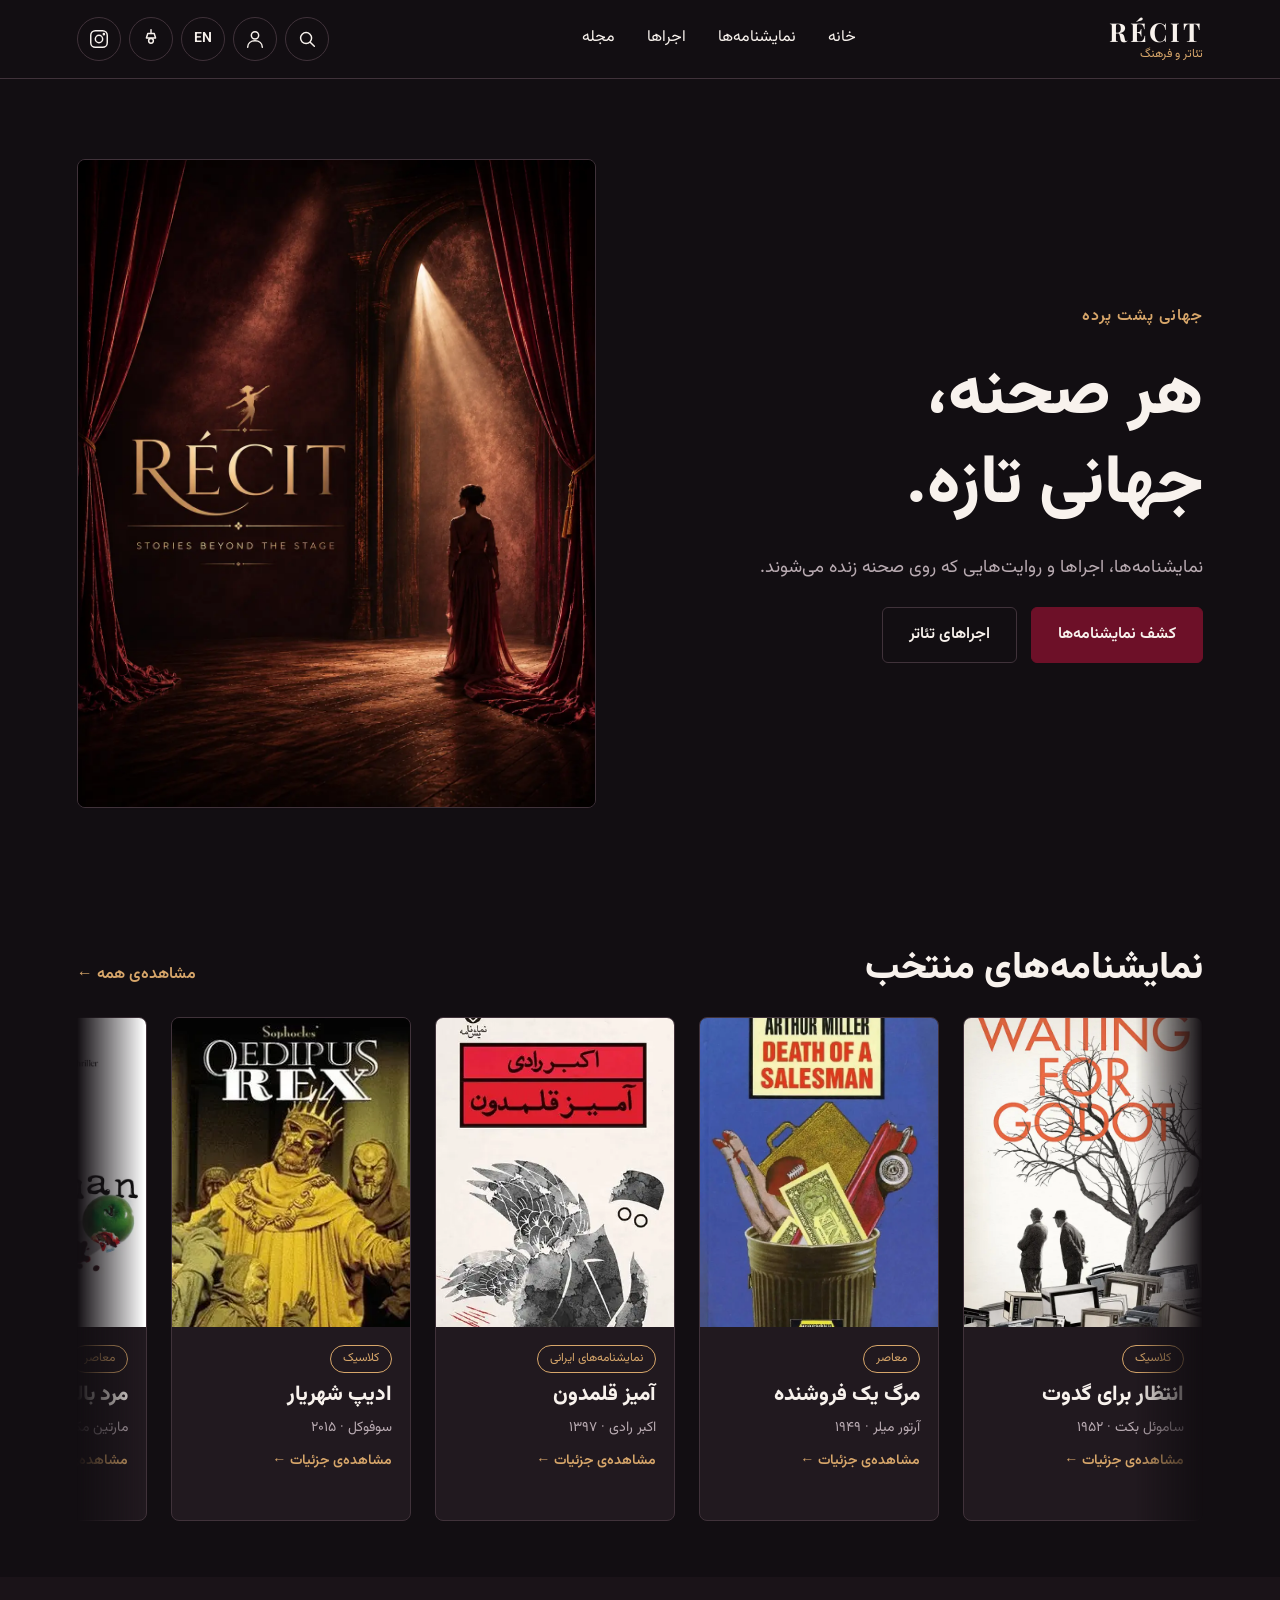
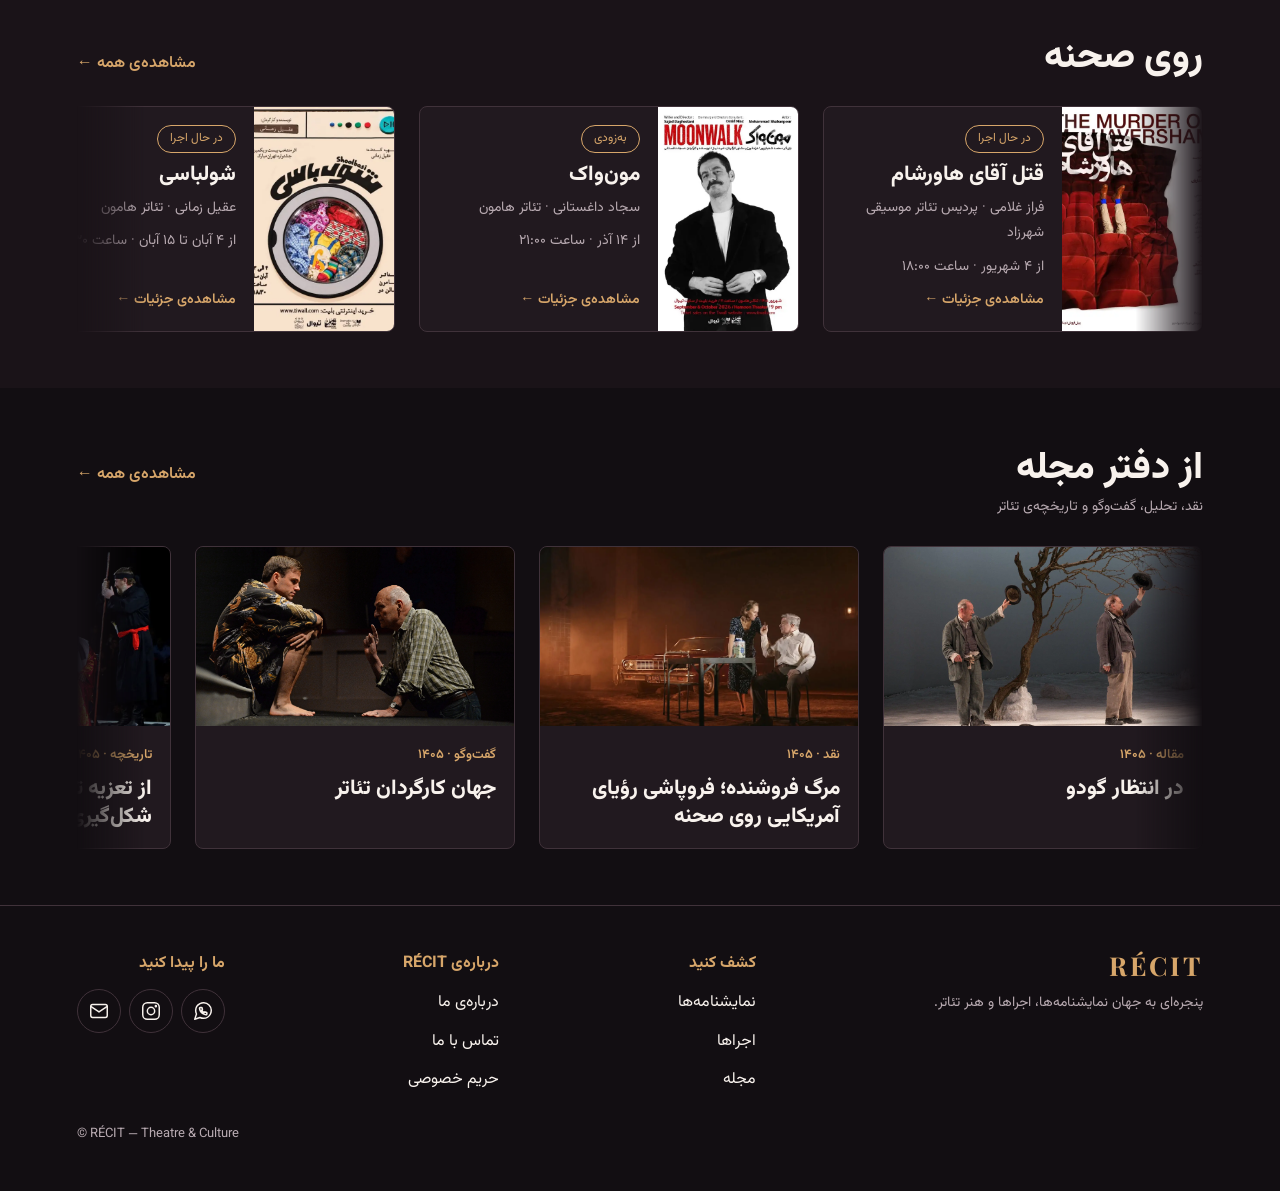
<file: index.html>
<!DOCTYPE html>
<html lang="fa" dir="rtl">

<head>
    <meta charset="UTF-8">
    <meta name="viewport" content="width=device-width, initial-scale=1.0">
    <link rel="stylesheet" href="css/style.css">
    <link rel="stylesheet"
        href="https://fonts.googleapis.com/css2?family=Vazirmatn:wght@400;600;800&family=Playfair+Display:wght@600;800&family=Inter:wght@400;600&display=swap">
    <link rel="shortcut icon" href="assets/icons/favicon.ico" type="image/x-icon">
    <title>RÉCIT</title>
</head>

<body>
    <header class="wrap">
        <a href="#" class="logo"><b>RÉCIT</b><span data-i18n="sub"></span></a>
        <nav><a href="index.html" data-i18n="n0"></a><a href="pages/plays.html" data-i18n="n1"></a><a
                href="pages/performances.html" data-i18n="n2"></a><a href="pages/journal.html" data-i18n="n3"></a></nav>
        <div class="tools">
            <button class="ib" type="button" id="search"><svg viewBox="0 0 24 24" aria-hidden="true">
                    <circle cx="11" cy="11" r="6" />
                    <path d="M20 20l-4.2-4.2" />
                </svg></button>
            <button class="ib" type="button" id="auth-open"><svg viewBox="0 0 24 24" aria-hidden="true">
                    <circle cx="12" cy="8" r="4" />
                    <path d="M4 21c0-4.4 3.6-7 8-7s8 2.6 8 7" />
                </svg></button>
            <button class="ib" type="button" id="lang"></button>
            <button class="ib lamp" type="button" id="theme" aria-pressed="false"><svg viewBox="0 0 24 24"
                    aria-hidden="true">
                    <path d="M12 2v4" />
                    <path d="M7 11l1.5-5h7L17 11z" />
                    <circle class="bulb" cx="12" cy="14" r="2.6" />
                    <g class="rays">
                        <path d="M5 18l-1.6 1.2M19 18l1.6 1.2M12 19.5V22" />
                    </g>
                </svg></button>
            <a class="ib" href="https://www.instagram.com/" target="_blank" rel="noopener" aria-label="Instagram"><svg
                    viewBox="0 0 24 24" aria-hidden="true">
                    <rect x="3" y="3" width="18" height="18" rx="5" />
                    <circle cx="12" cy="12" r="4" />
                    <circle cx="17.3" cy="6.7" r=".6" fill="currentColor" />
                </svg></a>
        </div>
    </header>

    <section class="hero wrap">
        <div class="tx"><span class="eb" data-i18n="eb"></span>
            <h1 class="hd"><span data-i18n="h1"></span><br><span data-i18n="h2"></span></h1>
            <p data-i18n="hs"></p>
            <div class="btns"><a class="btn" href="pages/plays.html" data-i18n="c1"></a><a class="btn o"
                    href="pages/performances.html" data-i18n="c2"></a></div>
        </div>
        <div class="ph po">
            <img src="assets/images/hero.webp" alt="" data-i18n-alt="po">
        </div>
    </section>

    <section class="s wrap" id="plays">
        <div class="sh">
            <h2 class="hd" data-i18n="ph"></h2><a href="pages/plays.html" data-i18n="all"></a>
        </div>
        <div class="mq">
            <div class="mq-track" id="plays-l"></div>
        </div>
    </section>
    <section class="s alt" id="stage">
        <div class="wrap">
            <div class="sh">
                <h2 class="hd" data-i18n="fh"></h2><a href="pages/performances.html" data-i18n="all"></a>
            </div>
            <div class="mq">
                <div class="mq-track" id="perf-l"></div>
            </div>
        </div>
    </section>
    <section class="s wrap" id="journal">
        <div class="sh">
            <div>
                <h2 class="hd" data-i18n="jh"></h2><span class="mu" data-i18n="js"></span>
            </div><a href="pages/journal.html" data-i18n="all"></a>
        </div>
        <div class="mq">
            <div class="mq-track" id="j-l"></div>
        </div>
    </section>

    <footer>
        <div class="wrap">
            <div class="fg">
                <div class="fc brand"><a href="#" class="logo"><b>RÉCIT</b></a><span class="mu" data-i18n="tag"></span>
                </div>
                <div class="fc"><b data-i18n="f1"></b><a href="pages/plays.html" data-i18n="n1"></a><a
                        href="pages/performances.html" data-i18n="n2"></a><a href="pages/journal.html"
                        data-i18n="n3"></a></div>
                <div class="fc"><b data-i18n="f2"></b><a href="pages/about.html" data-i18n="a1"></a><a
                        href="pages/contact.html" data-i18n="a2"></a><a href="pages/privacy.html" data-i18n="a3"></a>
                </div>
                <div class="fc"><b data-i18n="f3"></b>
                    <div class="social">
                        <a class="ib" href="https://wa.me/989000900786" target="_blank" rel="noopener"
                            data-i18n-tip="ctWa">
                            <svg viewBox="0 0 24 24" aria-hidden="true">
                                <path
                                    d="M21 11.5a8.38 8.38 0 0 1-.9 3.8 8.5 8.5 0 0 1-7.6 4.7 8.38 8.38 0 0 1-3.8-.9L3 21l1.9-5.7a8.38 8.38 0 0 1-.9-3.8 8.5 8.5 0 0 1 4.7-7.6 8.38 8.38 0 0 1 3.8-.9h.5a8.48 8.48 0 0 1 8 8v.5z" />
                                <path vector-effect="non-scaling-stroke" transform="translate(7.4 7.4) scale(.4)"
                                    d="M22 16.92v3a2 2 0 0 1-2.18 2 19.79 19.79 0 0 1-8.63-3.07 19.5 19.5 0 0 1-6-6 19.79 19.79 0 0 1-3.07-8.67A2 2 0 0 1 4.11 2h3a2 2 0 0 1 2 1.72 12.84 12.84 0 0 0 .7 2.81 2 2 0 0 1-.45 2.11L8.09 9.91a16 16 0 0 0 6 6l1.27-1.27a2 2 0 0 1 2.11-.45 12.84 12.84 0 0 0 2.81.7A2 2 0 0 1 22 16.92z" />
                            </svg>
                        </a>
                        <a class="ib" href="https://www.instagram.com/mina.building" target="_blank" rel="noopener"
                            data-i18n-tip="ctIg">
                            <svg viewBox="0 0 24 24" aria-hidden="true">
                                <rect x="3" y="3" width="18" height="18" rx="5" />
                                <circle cx="12" cy="12" r="4" />
                                <circle cx="17.3" cy="6.7" r=".6" fill="currentColor" />
                            </svg>
                        </a>
                        <a class="ib" href="mailto:kalatehmina@yahoo.com" data-i18n-tip="ctEm">
                            <svg viewBox="0 0 24 24" aria-hidden="true">
                                <rect x="3" y="5" width="18" height="14" rx="2" />
                                <path d="M3 7l9 6 9-6" />
                            </svg>
                        </a>
                    </div>
                </div>
            </div>
            <div class="cp">© RÉCIT — Theatre &amp; Culture</div>
        </div>
    </footer>

    <dialog class="auth" id="auth" aria-labelledby="auth-tabs">
        <div class="auth-curtain l" aria-hidden="true"></div>
        <div class="auth-curtain r" aria-hidden="true"></div>

        <button class="ib auth-close" type="button" id="auth-close">
            <svg viewBox="0 0 24 24" aria-hidden="true">
                <path d="M6 6l12 12M18 6L6 18" />
            </svg>
        </button>
        <div class="auth-tabs" id="auth-tabs">
            <button class="auth-tab" type="button" data-mode="login" aria-selected="true"
                data-i18n="authLogin"></button>
            <button class="auth-tab" type="button" data-mode="signup" aria-selected="false"
                data-i18n="authSignup"></button>
        </div>
        <form class="auth-form" id="auth-form" data-mode="login">
            <label class="only-signup"><span data-i18n="authName"></span>
                <input type="text" id="auth-name" name="name" autocomplete="name">
            </label>
            <label><span data-i18n="authEmail"></span>
                <input type="email" name="email" autocomplete="email" required>
            </label>
            <label><span data-i18n="authPass"></span>
                <input type="password" id="auth-pass" name="password" minlength="8" required>
            </label>
            <button class="btn only-login" type="submit" data-i18n="authGo1"></button>
            <button class="btn only-signup" type="submit" data-i18n="authGo2"></button>
            <p class="auth-note" id="auth-note" aria-live="polite"></p>
        </form>
    </dialog>

    <script src="js/i18n.js"></script>
    <script src="js/common.js"></script>
    <script src="js/data.js"></script>
    <script src="js/home.js"></script>
</body>

</html>
</file>
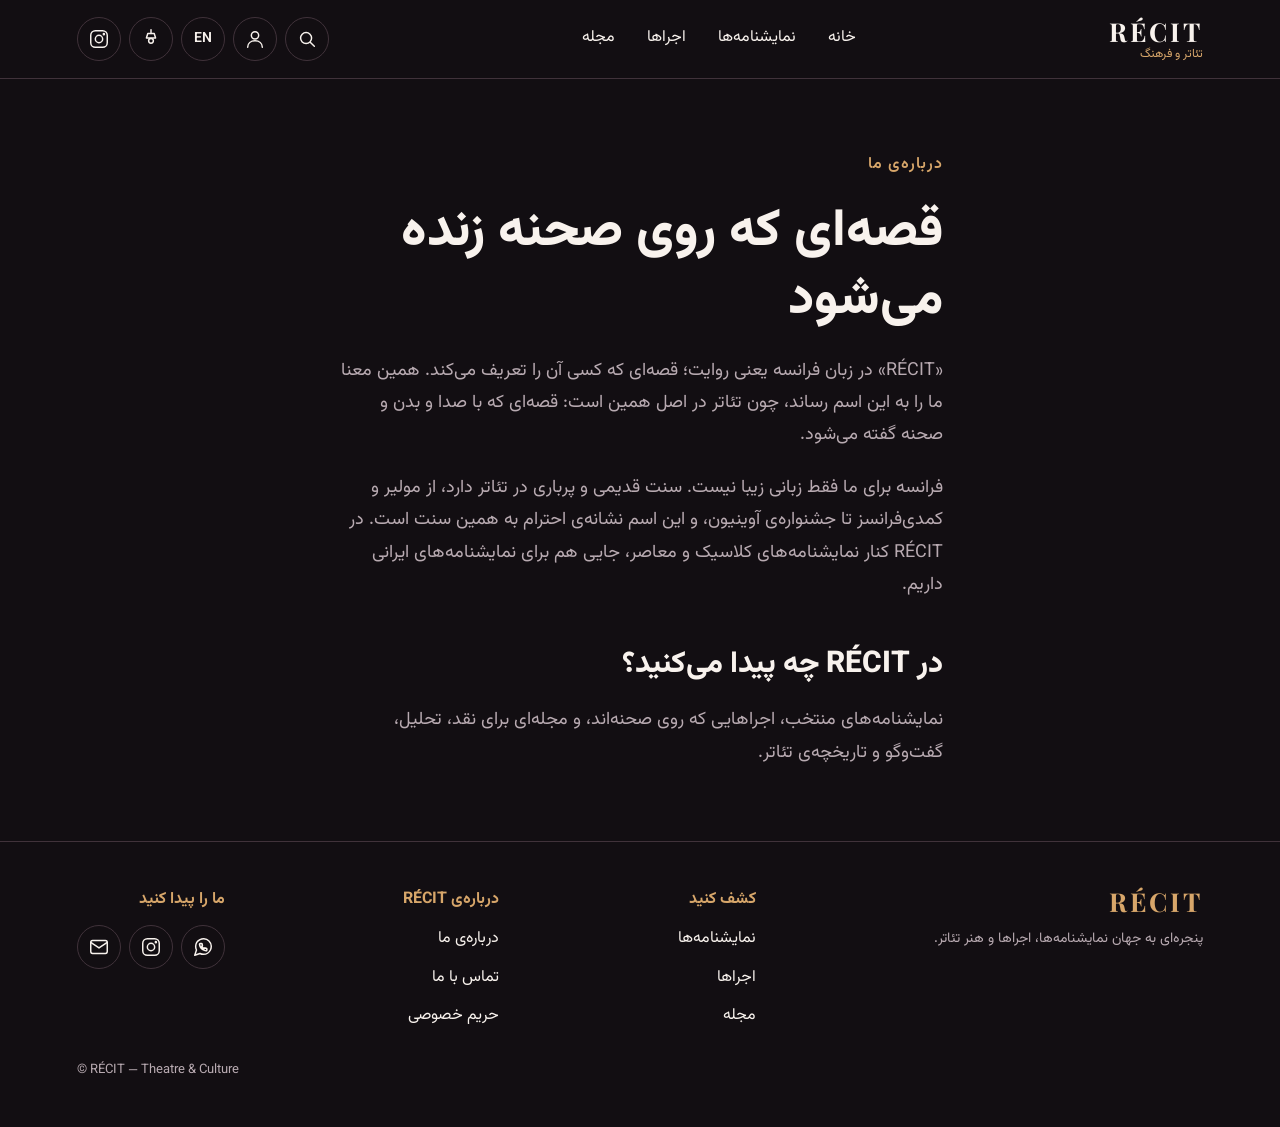
<file: pages/about.html>
<!DOCTYPE html>
<html lang="fa" dir="rtl">

<head>
    <meta charset="UTF-8">
    <meta name="viewport" content="width=device-width, initial-scale=1.0">
    <link rel="stylesheet" href="../css/style.css">
    <link rel="stylesheet"
        href="https://fonts.googleapis.com/css2?family=Vazirmatn:wght@400;600;800&family=Playfair+Display:wght@600;800&family=Inter:wght@400;600&display=swap">
    <link rel="shortcut icon" href="../assets/icons/favicon.ico" type="image/x-icon">
    <title>RÉCIT</title>
</head>

<body>
    <header class="wrap">
        <a href="../index.html" class="logo"><b>RÉCIT</b><span data-i18n="sub"></span></a>
        <nav><a href="../index.html" data-i18n="n0"></a><a href="plays.html" data-i18n="n1"></a><a
                href="performances.html" data-i18n="n2"></a><a href="journal.html" data-i18n="n3"></a></nav>
        <div class="tools">
            <button class="ib" type="button" id="search"><svg viewBox="0 0 24 24" aria-hidden="true">
                    <circle cx="11" cy="11" r="6" />
                    <path d="M20 20l-4.2-4.2" />
                </svg></button>
            <button class="ib" type="button" id="auth-open"><svg viewBox="0 0 24 24" aria-hidden="true">
                    <circle cx="12" cy="8" r="4" />
                    <path d="M4 21c0-4.4 3.6-7 8-7s8 2.6 8 7" />
                </svg></button>
            <button class="ib" type="button" id="lang"></button>
            <button class="ib lamp" type="button" id="theme" aria-pressed="false"><svg viewBox="0 0 24 24"
                    aria-hidden="true">
                    <path d="M12 2v4" />
                    <path d="M7 11l1.5-5h7L17 11z" />
                    <circle class="bulb" cx="12" cy="14" r="2.6" />
                    <g class="rays">
                        <path d="M5 18l-1.6 1.2M19 18l1.6 1.2M12 19.5V22" />
                    </g>
                </svg></button>
            <a class="ib" href="https://www.instagram.com/" target="_blank" rel="noopener" aria-label="Instagram"><svg
                    viewBox="0 0 24 24" aria-hidden="true">
                    <rect x="3" y="3" width="18" height="18" rx="5" />
                    <circle cx="12" cy="12" r="4" />
                    <circle cx="17.3" cy="6.7" r=".6" fill="currentColor" />
                </svg></a>
        </div>
    </header>

    <main class="page wrap">
        <span class="eb" data-i18n="a1"></span>
        <h1 class="hd" data-i18n="abT"></h1>
        <p data-i18n="abP1"></p>
        <p data-i18n="abP2"></p>
        <h2 class="hd" data-i18n="abH"></h2>
        <p data-i18n="abP3"></p>
    </main>

    <footer>
        <div class="wrap">
            <div class="fg">
                <div class="fc brand"><a href="../index.html" class="logo"><b>RÉCIT</b></a><span class="mu"
                        data-i18n="tag"></span>
                </div>
                <div class="fc"><b data-i18n="f1"></b><a href="plays.html" data-i18n="n1"></a><a
                        href="performances.html" data-i18n="n2"></a><a href="journal.html" data-i18n="n3"></a></div>
                <div class="fc"><b data-i18n="f2"></b><a href="about.html" data-i18n="a1"></a><a href="contact.html"
                        data-i18n="a2"></a><a href="privacy.html" data-i18n="a3"></a></div>
                <div class="fc"><b data-i18n="f3"></b>
                    <div class="social">
                        <a class="ib" href="https://wa.me/989000900786" target="_blank" rel="noopener"
                            data-i18n-tip="ctWa">
                            <svg viewBox="0 0 24 24" aria-hidden="true">
                                <path
                                    d="M21 11.5a8.38 8.38 0 0 1-.9 3.8 8.5 8.5 0 0 1-7.6 4.7 8.38 8.38 0 0 1-3.8-.9L3 21l1.9-5.7a8.38 8.38 0 0 1-.9-3.8 8.5 8.5 0 0 1 4.7-7.6 8.38 8.38 0 0 1 3.8-.9h.5a8.48 8.48 0 0 1 8 8v.5z" />
                                <path vector-effect="non-scaling-stroke" transform="translate(7.4 7.4) scale(.4)"
                                    d="M22 16.92v3a2 2 0 0 1-2.18 2 19.79 19.79 0 0 1-8.63-3.07 19.5 19.5 0 0 1-6-6 19.79 19.79 0 0 1-3.07-8.67A2 2 0 0 1 4.11 2h3a2 2 0 0 1 2 1.72 12.84 12.84 0 0 0 .7 2.81 2 2 0 0 1-.45 2.11L8.09 9.91a16 16 0 0 0 6 6l1.27-1.27a2 2 0 0 1 2.11-.45 12.84 12.84 0 0 0 2.81.7A2 2 0 0 1 22 16.92z" />
                            </svg>
                        </a>
                        <a class="ib" href="https://www.instagram.com/mina.building" target="_blank" rel="noopener"
                            data-i18n-tip="ctIg">
                            <svg viewBox="0 0 24 24" aria-hidden="true">
                                <rect x="3" y="3" width="18" height="18" rx="5" />
                                <circle cx="12" cy="12" r="4" />
                                <circle cx="17.3" cy="6.7" r=".6" fill="currentColor" />
                            </svg>
                        </a>
                        <a class="ib" href="mailto:kalatehmina@yahoo.com" data-i18n-tip="ctEm">
                            <svg viewBox="0 0 24 24" aria-hidden="true">
                                <rect x="3" y="5" width="18" height="14" rx="2" />
                                <path d="M3 7l9 6 9-6" />
                            </svg>
                        </a>
                    </div>
                </div>
            </div>
            <div class="cp">© RÉCIT — Theatre &amp; Culture</div>
        </div>
    </footer>

    <dialog class="auth" id="auth" aria-labelledby="auth-tabs">
        <div class="auth-curtain l" aria-hidden="true"></div>
        <div class="auth-curtain r" aria-hidden="true"></div>

        <button class="ib auth-close" type="button" id="auth-close">
            <svg viewBox="0 0 24 24" aria-hidden="true">
                <path d="M6 6l12 12M18 6L6 18" />
            </svg>
        </button>
        <div class="auth-tabs" id="auth-tabs">
            <button class="auth-tab" type="button" data-mode="login" aria-selected="true"
                data-i18n="authLogin"></button>
            <button class="auth-tab" type="button" data-mode="signup" aria-selected="false"
                data-i18n="authSignup"></button>
        </div>
        <form class="auth-form" id="auth-form" data-mode="login">
            <label class="only-signup"><span data-i18n="authName"></span>
                <input type="text" id="auth-name" name="name" autocomplete="name">
            </label>
            <label><span data-i18n="authEmail"></span>
                <input type="email" name="email" autocomplete="email" required>
            </label>
            <label><span data-i18n="authPass"></span>
                <input type="password" id="auth-pass" name="password" minlength="8" required>
            </label>
            <button class="btn only-login" type="submit" data-i18n="authGo1"></button>
            <button class="btn only-signup" type="submit" data-i18n="authGo2"></button>
            <p class="auth-note" id="auth-note" aria-live="polite"></p>
        </form>
    </dialog>

    <script src="../js/i18n.js"></script>
    <script src="../js/common.js"></script>
</body>

</html>
</file>
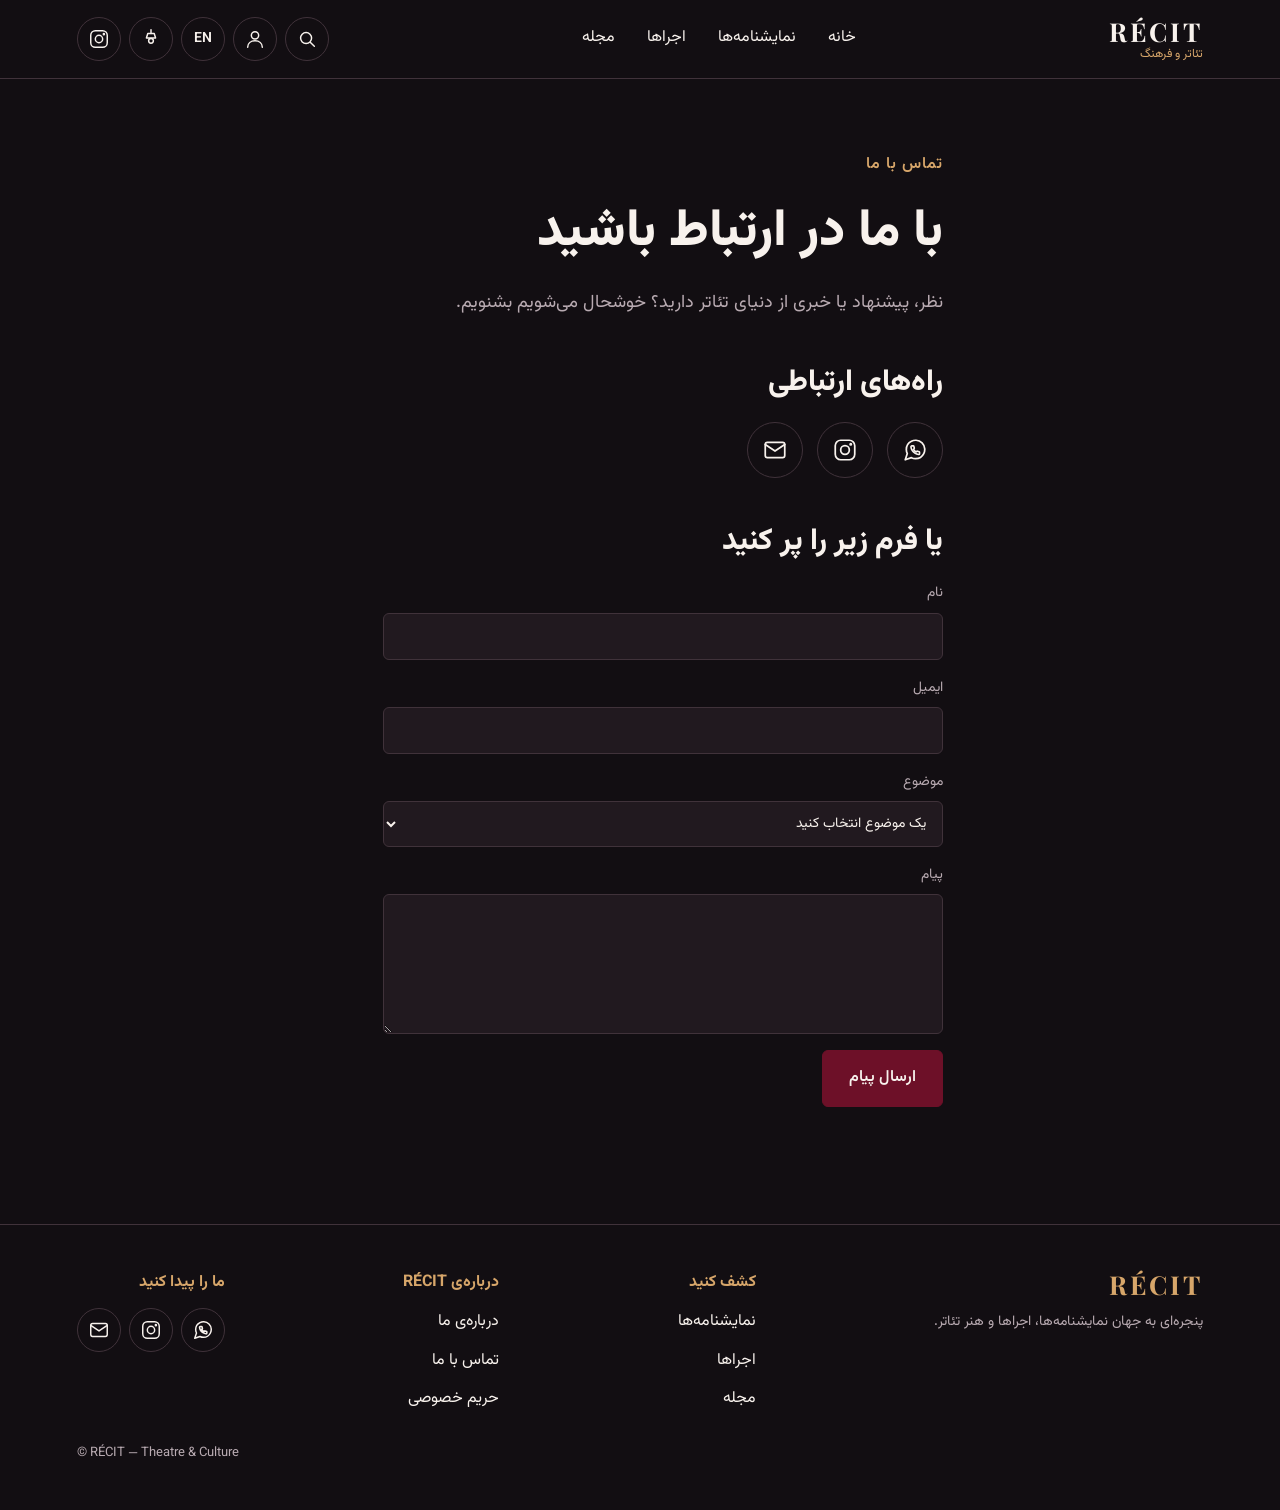
<file: pages/contact.html>
<!DOCTYPE html>
<html lang="fa" dir="rtl">

<head>
    <meta charset="UTF-8">
    <meta name="viewport" content="width=device-width, initial-scale=1.0">
    <link rel="stylesheet" href="../css/style.css">
    <link rel="stylesheet"
        href="https://fonts.googleapis.com/css2?family=Vazirmatn:wght@400;600;800&family=Playfair+Display:wght@600;800&family=Inter:wght@400;600&display=swap">
    <link rel="shortcut icon" href="../assets/icons/favicon.ico" type="image/x-icon">
    <title>RÉCIT</title>
</head>

<body>
    <header class="wrap">
        <a href="../index.html" class="logo"><b>RÉCIT</b><span data-i18n="sub"></span></a>
        <nav><a href="../index.html" data-i18n="n0"></a><a href="plays.html" data-i18n="n1"></a><a
                href="performances.html" data-i18n="n2"></a><a href="journal.html" data-i18n="n3"></a></nav>
        <div class="tools">
            <button class="ib" type="button" id="search"><svg viewBox="0 0 24 24" aria-hidden="true">
                    <circle cx="11" cy="11" r="6" />
                    <path d="M20 20l-4.2-4.2" />
                </svg></button>
            <button class="ib" type="button" id="auth-open"><svg viewBox="0 0 24 24" aria-hidden="true">
                    <circle cx="12" cy="8" r="4" />
                    <path d="M4 21c0-4.4 3.6-7 8-7s8 2.6 8 7" />
                </svg></button>
            <button class="ib" type="button" id="lang"></button>
            <button class="ib lamp" type="button" id="theme" aria-pressed="false"><svg viewBox="0 0 24 24"
                    aria-hidden="true">
                    <path d="M12 2v4" />
                    <path d="M7 11l1.5-5h7L17 11z" />
                    <circle class="bulb" cx="12" cy="14" r="2.6" />
                    <g class="rays">
                        <path d="M5 18l-1.6 1.2M19 18l1.6 1.2M12 19.5V22" />
                    </g>
                </svg></button>
            <a class="ib" href="https://www.instagram.com/" target="_blank" rel="noopener" aria-label="Instagram"><svg
                    viewBox="0 0 24 24" aria-hidden="true">
                    <rect x="3" y="3" width="18" height="18" rx="5" />
                    <circle cx="12" cy="12" r="4" />
                    <circle cx="17.3" cy="6.7" r=".6" fill="currentColor" />
                </svg></a>
        </div>
    </header>

    <main class="page wrap">
        <span class="eb" data-i18n="a2"></span>
        <h1 class="hd" data-i18n="ctT"></h1>
        <p data-i18n="ctP1"></p>

        <h2 class="hd" data-i18n="ctH2"></h2>
        <div class="contact-links">
            <a class="ib" href="https://wa.me/YOUR-NUMBER" target="_blank" rel="noopener" data-i18n-tip="ctWa">
                <svg viewBox="0 0 24 24" aria-hidden="true">
                    <path
                        d="M21 11.5a8.38 8.38 0 0 1-.9 3.8 8.5 8.5 0 0 1-7.6 4.7 8.38 8.38 0 0 1-3.8-.9L3 21l1.9-5.7a8.38 8.38 0 0 1-.9-3.8 8.5 8.5 0 0 1 4.7-7.6 8.38 8.38 0 0 1 3.8-.9h.5a8.48 8.48 0 0 1 8 8v.5z" />
                    <path vector-effect="non-scaling-stroke" transform="translate(7.4 7.4) scale(.4)"
                        d="M22 16.92v3a2 2 0 0 1-2.18 2 19.79 19.79 0 0 1-8.63-3.07 19.5 19.5 0 0 1-6-6 19.79 19.79 0 0 1-3.07-8.67A2 2 0 0 1 4.11 2h3a2 2 0 0 1 2 1.72 12.84 12.84 0 0 0 .7 2.81 2 2 0 0 1-.45 2.11L8.09 9.91a16 16 0 0 0 6 6l1.27-1.27a2 2 0 0 1 2.11-.45 12.84 12.84 0 0 0 2.81.7A2 2 0 0 1 22 16.92z" />
                </svg>
            </a>
            <a class="ib" href="https://www.instagram.com/YOUR-PAGE" target="_blank" rel="noopener"
                data-i18n-tip="ctIg">
                <svg viewBox="0 0 24 24" aria-hidden="true">
                    <rect x="3" y="3" width="18" height="18" rx="5" />
                    <circle cx="12" cy="12" r="4" />
                    <circle cx="17.3" cy="6.7" r=".6" fill="currentColor" />
                </svg>
            </a>
            <a class="ib" href="mailto:YOUR-EMAIL" data-i18n-tip="ctEm">
                <svg viewBox="0 0 24 24" aria-hidden="true">
                    <rect x="3" y="5" width="18" height="14" rx="2" />
                    <path d="M3 7l9 6 9-6" />
                </svg>
            </a>
        </div>
        <h2 class="hd" data-i18n="ctH3"></h2>
        <form class="contact-form" id="contact-form">
            <label><span data-i18n="authName"></span>
                <input type="text" name="name" autocomplete="name">
            </label>
            <label><span data-i18n="authEmail"></span>
                <input type="email" name="email" autocomplete="email" required>
            </label>
            <label><span data-i18n="ctSub"></span>
                <select name="subject" required>
                    <option value="" data-i18n="ctS0"></option>
                    <option value="play" data-i18n="ctS1"></option>
                    <option value="article" data-i18n="ctS2"></option>
                    <option value="feedback" data-i18n="ctS3"></option>
                    <option value="other" data-i18n="ctS4"></option>
                </select>
            </label>
            <label><span data-i18n="ctMsg"></span>
                <textarea name="message" minlength="10" required></textarea>
            </label>
            <button class="btn" type="submit" data-i18n="ctSend"></button>
            <p class="auth-note" id="contact-note" aria-live="polite"></p>
        </form>
    </main>
    <footer>
        <div class="wrap">
            <div class="fg">
                <div class="fc brand"><a href="../index.html" class="logo"><b>RÉCIT</b></a><span class="mu"
                        data-i18n="tag"></span>
                </div>
                <div class="fc"><b data-i18n="f1"></b><a href="plays.html" data-i18n="n1"></a><a
                        href="performances.html" data-i18n="n2"></a><a href="journal.html"
                        data-i18n="n3"></a></div>
                <div class="fc"><b data-i18n="f2"></b><a href="about.html" data-i18n="a1"></a><a href="contact.html"
                        data-i18n="a2"></a><a href="privacy.html" data-i18n="a3"></a></div>
                <div class="fc"><b data-i18n="f3"></b>
                    <div class="social">
                        <a class="ib" href="https://wa.me/989000900786" target="_blank" rel="noopener"
                            data-i18n-tip="ctWa">
                            <svg viewBox="0 0 24 24" aria-hidden="true">
                                <path
                                    d="M21 11.5a8.38 8.38 0 0 1-.9 3.8 8.5 8.5 0 0 1-7.6 4.7 8.38 8.38 0 0 1-3.8-.9L3 21l1.9-5.7a8.38 8.38 0 0 1-.9-3.8 8.5 8.5 0 0 1 4.7-7.6 8.38 8.38 0 0 1 3.8-.9h.5a8.48 8.48 0 0 1 8 8v.5z" />
                                <path vector-effect="non-scaling-stroke" transform="translate(7.4 7.4) scale(.4)"
                                    d="M22 16.92v3a2 2 0 0 1-2.18 2 19.79 19.79 0 0 1-8.63-3.07 19.5 19.5 0 0 1-6-6 19.79 19.79 0 0 1-3.07-8.67A2 2 0 0 1 4.11 2h3a2 2 0 0 1 2 1.72 12.84 12.84 0 0 0 .7 2.81 2 2 0 0 1-.45 2.11L8.09 9.91a16 16 0 0 0 6 6l1.27-1.27a2 2 0 0 1 2.11-.45 12.84 12.84 0 0 0 2.81.7A2 2 0 0 1 22 16.92z" />
                            </svg>
                        </a>
                        <a class="ib" href="https://www.instagram.com/mina.building" target="_blank" rel="noopener"
                            data-i18n-tip="ctIg">
                            <svg viewBox="0 0 24 24" aria-hidden="true">
                                <rect x="3" y="3" width="18" height="18" rx="5" />
                                <circle cx="12" cy="12" r="4" />
                                <circle cx="17.3" cy="6.7" r=".6" fill="currentColor" />
                            </svg>
                        </a>
                        <a class="ib" href="mailto:kalatehmina@yahoo.com" data-i18n-tip="ctEm">
                            <svg viewBox="0 0 24 24" aria-hidden="true">
                                <rect x="3" y="5" width="18" height="14" rx="2" />
                                <path d="M3 7l9 6 9-6" />
                            </svg>
                        </a>
                    </div>
                </div>
            </div>
            <div class="cp">© RÉCIT — Theatre &amp; Culture</div>
        </div>
    </footer>

    <dialog class="auth" id="auth" aria-labelledby="auth-tabs">
        <div class="auth-curtain l" aria-hidden="true"></div>
        <div class="auth-curtain r" aria-hidden="true"></div>

        <button class="ib auth-close" type="button" id="auth-close">
            <svg viewBox="0 0 24 24" aria-hidden="true">
                <path d="M6 6l12 12M18 6L6 18" />
            </svg>
        </button>
        <div class="auth-tabs" id="auth-tabs">
            <button class="auth-tab" type="button" data-mode="login" aria-selected="true"
                data-i18n="authLogin"></button>
            <button class="auth-tab" type="button" data-mode="signup" aria-selected="false"
                data-i18n="authSignup"></button>
        </div>
        <form class="auth-form" id="auth-form" data-mode="login">
            <label class="only-signup"><span data-i18n="authName"></span>
                <input type="text" id="auth-name" name="name" autocomplete="name">
            </label>
            <label><span data-i18n="authEmail"></span>
                <input type="email" name="email" autocomplete="email" required>
            </label>
            <label><span data-i18n="authPass"></span>
                <input type="password" id="auth-pass" name="password" minlength="8" required>
            </label>
            <button class="btn only-login" type="submit" data-i18n="authGo1"></button>
            <button class="btn only-signup" type="submit" data-i18n="authGo2"></button>
            <p class="auth-note" id="auth-note" aria-live="polite"></p>
        </form>
    </dialog>

    <script src="../js/i18n.js"></script>
    <script src="../js/common.js"></script>
    <script src="../js/contact.js"></script>
</body>

</html>
</file>
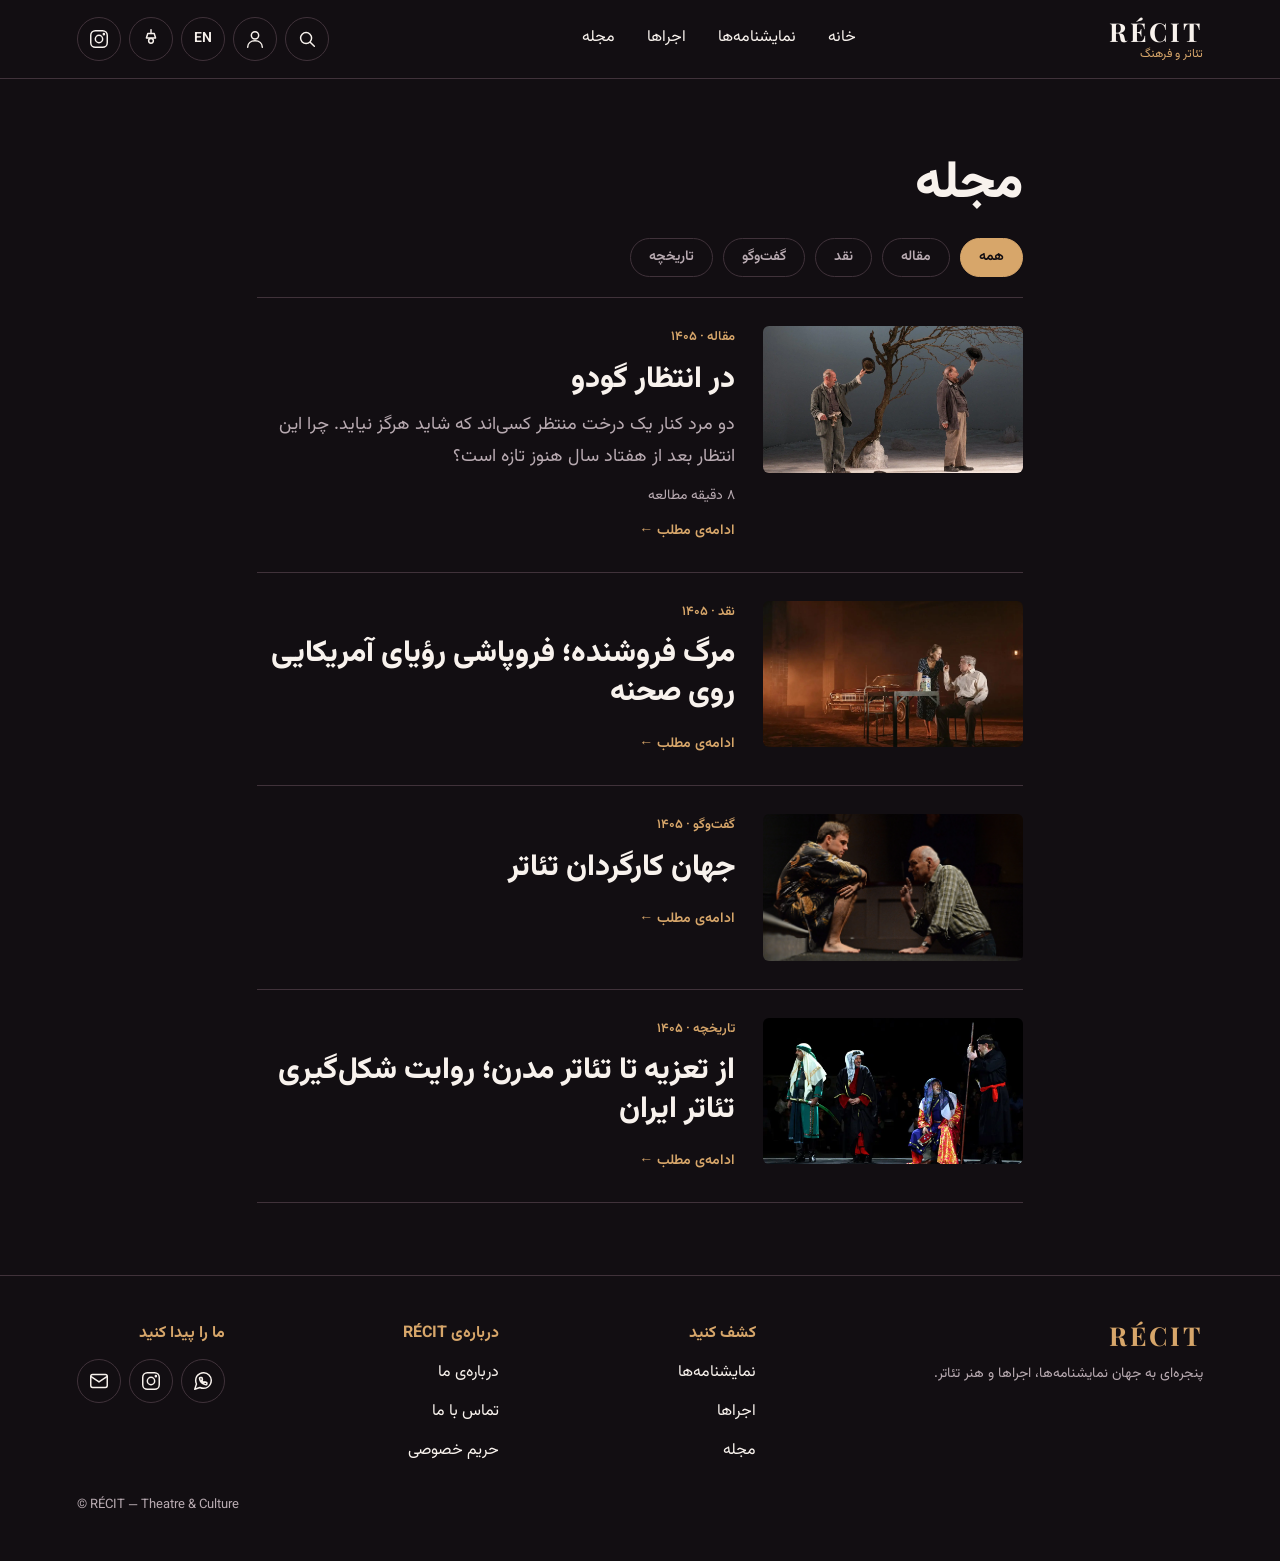
<file: pages/journal.html>
<!DOCTYPE html>
<html lang="fa" dir="rtl">

<head>
    <meta charset="UTF-8">
    <meta name="viewport" content="width=device-width, initial-scale=1.0">
    <link rel="stylesheet" href="../css/style.css">
    <link rel="stylesheet"
        href="https://fonts.googleapis.com/css2?family=Vazirmatn:wght@400;600;800&family=Playfair+Display:wght@600;800&family=Inter:wght@400;600&display=swap">
    <link rel="shortcut icon" href="../assets/icons/favicon.ico" type="image/x-icon">
    <title>RÉCIT</title>
</head>

<body>
    <header class="wrap">
        <a href="../index.html" class="logo"><b>RÉCIT</b><span data-i18n="sub"></span></a>
        <nav><a href="../index.html" data-i18n="n0"></a><a href="plays.html" data-i18n="n1"></a><a
                href="performances.html" data-i18n="n2"></a><a href="journal.html" data-i18n="n3"></a></nav>
        <div class="tools">
            <button class="ib" type="button" id="search"><svg viewBox="0 0 24 24" aria-hidden="true">
                    <circle cx="11" cy="11" r="6" />
                    <path d="M20 20l-4.2-4.2" />
                </svg></button>
            <button class="ib" type="button" id="auth-open"><svg viewBox="0 0 24 24" aria-hidden="true">
                    <circle cx="12" cy="8" r="4" />
                    <path d="M4 21c0-4.4 3.6-7 8-7s8 2.6 8 7" />
                </svg></button>
            <button class="ib" type="button" id="lang"></button>
            <button class="ib lamp" type="button" id="theme" aria-pressed="false"><svg viewBox="0 0 24 24"
                    aria-hidden="true">
                    <path d="M12 2v4" />
                    <path d="M7 11l1.5-5h7L17 11z" />
                    <circle class="bulb" cx="12" cy="14" r="2.6" />
                    <g class="rays">
                        <path d="M5 18l-1.6 1.2M19 18l1.6 1.2M12 19.5V22" />
                    </g>
                </svg></button>
            <a class="ib" href="https://www.instagram.com/" target="_blank" rel="noopener" aria-label="Instagram"><svg
                    viewBox="0 0 24 24" aria-hidden="true">
                    <rect x="3" y="3" width="18" height="18" rx="5" />
                    <circle cx="12" cy="12" r="4" />
                    <circle cx="17.3" cy="6.7" r=".6" fill="currentColor" />
                </svg></a>
        </div>
    </header>

    <main class="page wide wrap" data-section="journal">
        <h1 class="hd" data-i18n="n3"></h1>
        <div class="filters" id="filters"></div>
        <div class="grid" id="list"></div>
    </main>


    <footer>
        <div class="wrap">
            <div class="fg">
                <div class="fc brand"><a href="../index.html" class="logo"><b>RÉCIT</b></a><span class="mu"
                        data-i18n="tag"></span>
                </div>
                <div class="fc"><b data-i18n="f1"></b><a href="plays.html" data-i18n="n1"></a><a
                        href="performances.html" data-i18n="n2"></a><a href="journal.html" data-i18n="n3"></a></div>
                <div class="fc"><b data-i18n="f2"></b><a href="about.html" data-i18n="a1"></a><a href="contact.html"
                        data-i18n="a2"></a><a href="privacy.html" data-i18n="a3"></a>
                </div>
                <div class="fc"><b data-i18n="f3"></b>
                    <div class="social">
                        <a class="ib" href="https://wa.me/989000900786" target="_blank" rel="noopener"
                            data-i18n-tip="ctWa">
                            <svg viewBox="0 0 24 24" aria-hidden="true">
                                <path
                                    d="M21 11.5a8.38 8.38 0 0 1-.9 3.8 8.5 8.5 0 0 1-7.6 4.7 8.38 8.38 0 0 1-3.8-.9L3 21l1.9-5.7a8.38 8.38 0 0 1-.9-3.8 8.5 8.5 0 0 1 4.7-7.6 8.38 8.38 0 0 1 3.8-.9h.5a8.48 8.48 0 0 1 8 8v.5z" />
                                <path vector-effect="non-scaling-stroke" transform="translate(7.4 7.4) scale(.4)"
                                    d="M22 16.92v3a2 2 0 0 1-2.18 2 19.79 19.79 0 0 1-8.63-3.07 19.5 19.5 0 0 1-6-6 19.79 19.79 0 0 1-3.07-8.67A2 2 0 0 1 4.11 2h3a2 2 0 0 1 2 1.72 12.84 12.84 0 0 0 .7 2.81 2 2 0 0 1-.45 2.11L8.09 9.91a16 16 0 0 0 6 6l1.27-1.27a2 2 0 0 1 2.11-.45 12.84 12.84 0 0 0 2.81.7A2 2 0 0 1 22 16.92z" />
                            </svg>
                        </a>
                        <a class="ib" href="https://www.instagram.com/mina.building" target="_blank" rel="noopener"
                            data-i18n-tip="ctIg">
                            <svg viewBox="0 0 24 24" aria-hidden="true">
                                <rect x="3" y="3" width="18" height="18" rx="5" />
                                <circle cx="12" cy="12" r="4" />
                                <circle cx="17.3" cy="6.7" r=".6" fill="currentColor" />
                            </svg>
                        </a>
                        <a class="ib" href="mailto:kalatehmina@yahoo.com" data-i18n-tip="ctEm">
                            <svg viewBox="0 0 24 24" aria-hidden="true">
                                <rect x="3" y="5" width="18" height="14" rx="2" />
                                <path d="M3 7l9 6 9-6" />
                            </svg>
                        </a>
                    </div>
                </div>
            </div>
            <div class="cp">© RÉCIT — Theatre &amp; Culture</div>
        </div>
    </footer>

    <dialog class="auth" id="auth" aria-labelledby="auth-tabs">
        <div class="auth-curtain l" aria-hidden="true"></div>
        <div class="auth-curtain r" aria-hidden="true"></div>

        <button class="ib auth-close" type="button" id="auth-close">
            <svg viewBox="0 0 24 24" aria-hidden="true">
                <path d="M6 6l12 12M18 6L6 18" />
            </svg>
        </button>
        <div class="auth-tabs" id="auth-tabs">
            <button class="auth-tab" type="button" data-mode="login" aria-selected="true"
                data-i18n="authLogin"></button>
            <button class="auth-tab" type="button" data-mode="signup" aria-selected="false"
                data-i18n="authSignup"></button>
        </div>
        <form class="auth-form" id="auth-form" data-mode="login">
            <label class="only-signup"><span data-i18n="authName"></span>
                <input type="text" id="auth-name" name="name" autocomplete="name">
            </label>
            <label><span data-i18n="authEmail"></span>
                <input type="email" name="email" autocomplete="email" required>
            </label>
            <label><span data-i18n="authPass"></span>
                <input type="password" id="auth-pass" name="password" minlength="8" required>
            </label>
            <button class="btn only-login" type="submit" data-i18n="authGo1"></button>
            <button class="btn only-signup" type="submit" data-i18n="authGo2"></button>
            <p class="auth-note" id="auth-note" aria-live="polite"></p>
        </form>
    </dialog>

    <script src="../js/i18n.js"></script>
    <script src="../js/common.js"></script>
    <script src="../js/data.js"></script>
    <script src="../js/listing.js"></script>
</body>

</html>
</file>
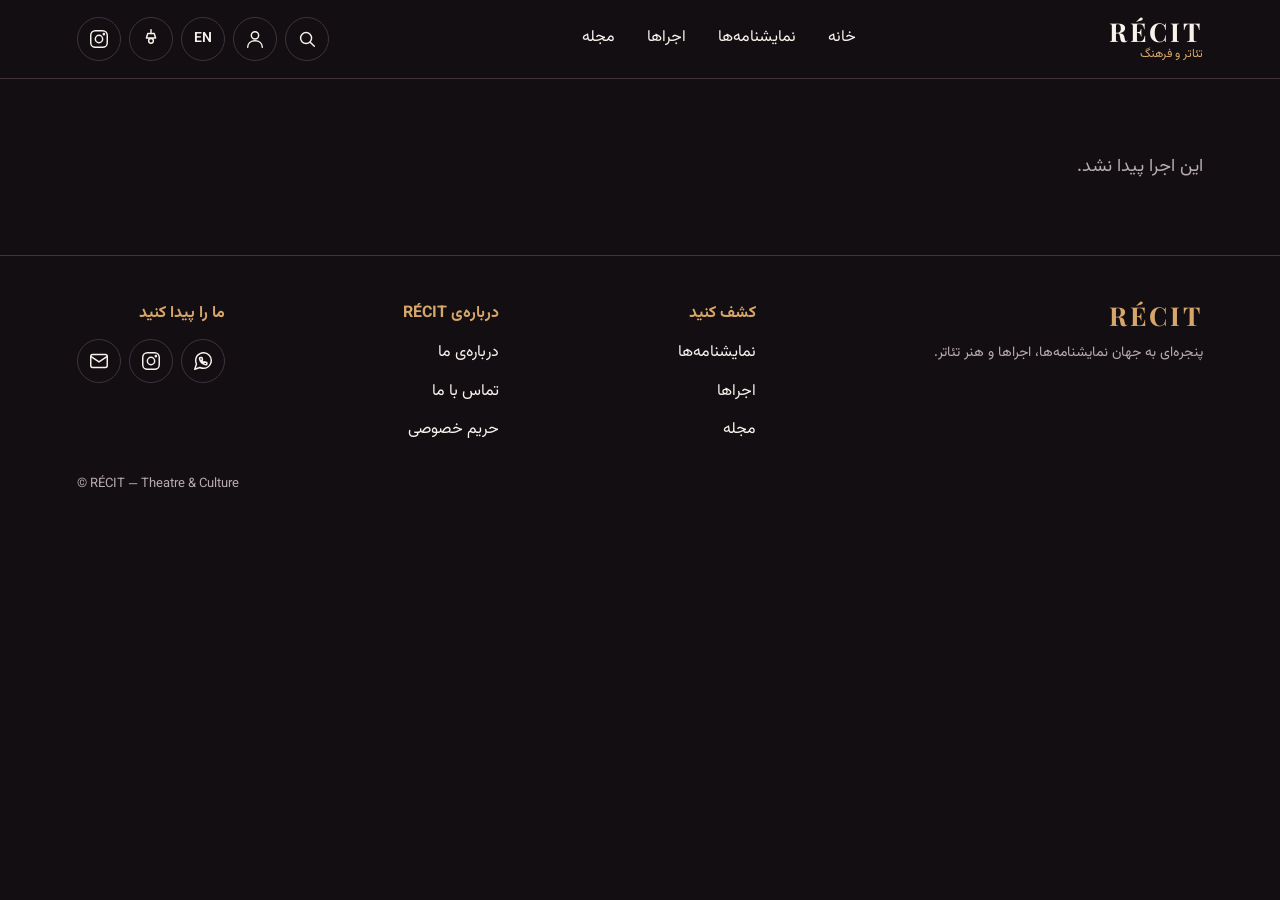
<file: pages/performance.html>
<!DOCTYPE html>
<html lang="fa" dir="rtl">

<head>
    <meta charset="UTF-8">
    <meta name="viewport" content="width=device-width, initial-scale=1.0">
    <link rel="stylesheet" href="../css/style.css">
    <link rel="stylesheet"
        href="https://fonts.googleapis.com/css2?family=Vazirmatn:wght@400;600;800&family=Playfair+Display:wght@600;800&family=Inter:wght@400;600&display=swap">
    <link rel="shortcut icon" href="../assets/icons/favicon.ico" type="image/x-icon">
    <title>RÉCIT</title>
</head>

<body>
    <header class="wrap">
        <a href="../index.html" class="logo"><b>RÉCIT</b><span data-i18n="sub"></span></a>
        <nav><a href="../index.html" data-i18n="n0"></a><a href="plays.html" data-i18n="n1"></a><a
                href="performances.html" data-i18n="n2"></a><a href="journal.html" data-i18n="n3"></a></nav>
        <div class="tools">
            <button class="ib" type="button" id="search"><svg viewBox="0 0 24 24" aria-hidden="true">
                    <circle cx="11" cy="11" r="6" />
                    <path d="M20 20l-4.2-4.2" />
                </svg></button>
            <button class="ib" type="button" id="auth-open"><svg viewBox="0 0 24 24" aria-hidden="true">
                    <circle cx="12" cy="8" r="4" />
                    <path d="M4 21c0-4.4 3.6-7 8-7s8 2.6 8 7" />
                </svg></button>
            <button class="ib" type="button" id="lang"></button>
            <button class="ib lamp" type="button" id="theme" aria-pressed="false"><svg viewBox="0 0 24 24"
                    aria-hidden="true">
                    <path d="M12 2v4" />
                    <path d="M7 11l1.5-5h7L17 11z" />
                    <circle class="bulb" cx="12" cy="14" r="2.6" />
                    <g class="rays">
                        <path d="M5 18l-1.6 1.2M19 18l1.6 1.2M12 19.5V22" />
                    </g>
                </svg></button>
            <a class="ib" href="https://www.instagram.com/" target="_blank" rel="noopener" aria-label="Instagram"><svg
                    viewBox="0 0 24 24" aria-hidden="true">
                    <rect x="3" y="3" width="18" height="18" rx="5" />
                    <circle cx="12" cy="12" r="4" />
                    <circle cx="17.3" cy="6.7" r=".6" fill="currentColor" />
                </svg></a>
        </div>
    </header>
    <main class="page wide wrap" id="detail"></main>
    <footer>
        <div class="wrap">
            <div class="fg">
                <div class="fc brand"><a href="../index.html" class="logo"><b>RÉCIT</b></a><span class="mu"
                        data-i18n="tag"></span>
                </div>
                <div class="fc"><b data-i18n="f1"></b><a href="plays.html" data-i18n="n1"></a><a
                        href="performances.html" data-i18n="n2"></a><a href="journal.html" data-i18n="n3"></a></div>
                <div class="fc"><b data-i18n="f2"></b><a href="about.html" data-i18n="a1"></a><a href="contact.html"
                        data-i18n="a2"></a><a href="privacy.html" data-i18n="a3"></a>
                </div>
                <div class="fc"><b data-i18n="f3"></b>
                    <div class="social">
                        <a class="ib" href="https://wa.me/989000900786" target="_blank" rel="noopener"
                            data-i18n-tip="ctWa">
                            <svg viewBox="0 0 24 24" aria-hidden="true">
                                <path
                                    d="M21 11.5a8.38 8.38 0 0 1-.9 3.8 8.5 8.5 0 0 1-7.6 4.7 8.38 8.38 0 0 1-3.8-.9L3 21l1.9-5.7a8.38 8.38 0 0 1-.9-3.8 8.5 8.5 0 0 1 4.7-7.6 8.38 8.38 0 0 1 3.8-.9h.5a8.48 8.48 0 0 1 8 8v.5z" />
                                <path vector-effect="non-scaling-stroke" transform="translate(7.4 7.4) scale(.4)"
                                    d="M22 16.92v3a2 2 0 0 1-2.18 2 19.79 19.79 0 0 1-8.63-3.07 19.5 19.5 0 0 1-6-6 19.79 19.79 0 0 1-3.07-8.67A2 2 0 0 1 4.11 2h3a2 2 0 0 1 2 1.72 12.84 12.84 0 0 0 .7 2.81 2 2 0 0 1-.45 2.11L8.09 9.91a16 16 0 0 0 6 6l1.27-1.27a2 2 0 0 1 2.11-.45 12.84 12.84 0 0 0 2.81.7A2 2 0 0 1 22 16.92z" />
                            </svg>
                        </a>
                        <a class="ib" href="https://www.instagram.com/mina.building" target="_blank" rel="noopener"
                            data-i18n-tip="ctIg">
                            <svg viewBox="0 0 24 24" aria-hidden="true">
                                <rect x="3" y="3" width="18" height="18" rx="5" />
                                <circle cx="12" cy="12" r="4" />
                                <circle cx="17.3" cy="6.7" r=".6" fill="currentColor" />
                            </svg>
                        </a>
                        <a class="ib" href="mailto:kalatehmina@yahoo.com" data-i18n-tip="ctEm">
                            <svg viewBox="0 0 24 24" aria-hidden="true">
                                <rect x="3" y="5" width="18" height="14" rx="2" />
                                <path d="M3 7l9 6 9-6" />
                            </svg>
                        </a>
                    </div>
                </div>
            </div>
            <div class="cp">© RÉCIT — Theatre &amp; Culture</div>
        </div>
    </footer>

    <dialog class="auth" id="auth" aria-labelledby="auth-tabs">
        <div class="auth-curtain l" aria-hidden="true"></div>
        <div class="auth-curtain r" aria-hidden="true"></div>

        <button class="ib auth-close" type="button" id="auth-close">
            <svg viewBox="0 0 24 24" aria-hidden="true">
                <path d="M6 6l12 12M18 6L6 18" />
            </svg>
        </button>
        <div class="auth-tabs" id="auth-tabs">
            <button class="auth-tab" type="button" data-mode="login" aria-selected="true"
                data-i18n="authLogin"></button>
            <button class="auth-tab" type="button" data-mode="signup" aria-selected="false"
                data-i18n="authSignup"></button>
        </div>
        <form class="auth-form" id="auth-form" data-mode="login">
            <label class="only-signup"><span data-i18n="authName"></span>
                <input type="text" id="auth-name" name="name" autocomplete="name">
            </label>
            <label><span data-i18n="authEmail"></span>
                <input type="email" name="email" autocomplete="email" required>
            </label>
            <label><span data-i18n="authPass"></span>
                <input type="password" id="auth-pass" name="password" minlength="8" required>
            </label>
            <button class="btn only-login" type="submit" data-i18n="authGo1"></button>
            <button class="btn only-signup" type="submit" data-i18n="authGo2"></button>
            <p class="auth-note" id="auth-note" aria-live="polite"></p>
        </form>
    </dialog>

    <script src="../js/i18n.js"></script>
    <script src="../js/common.js"></script>
    <script src="../js/data.js"></script>
    <script src="../js/detail.js"></script>
</body>

</html>
</file>
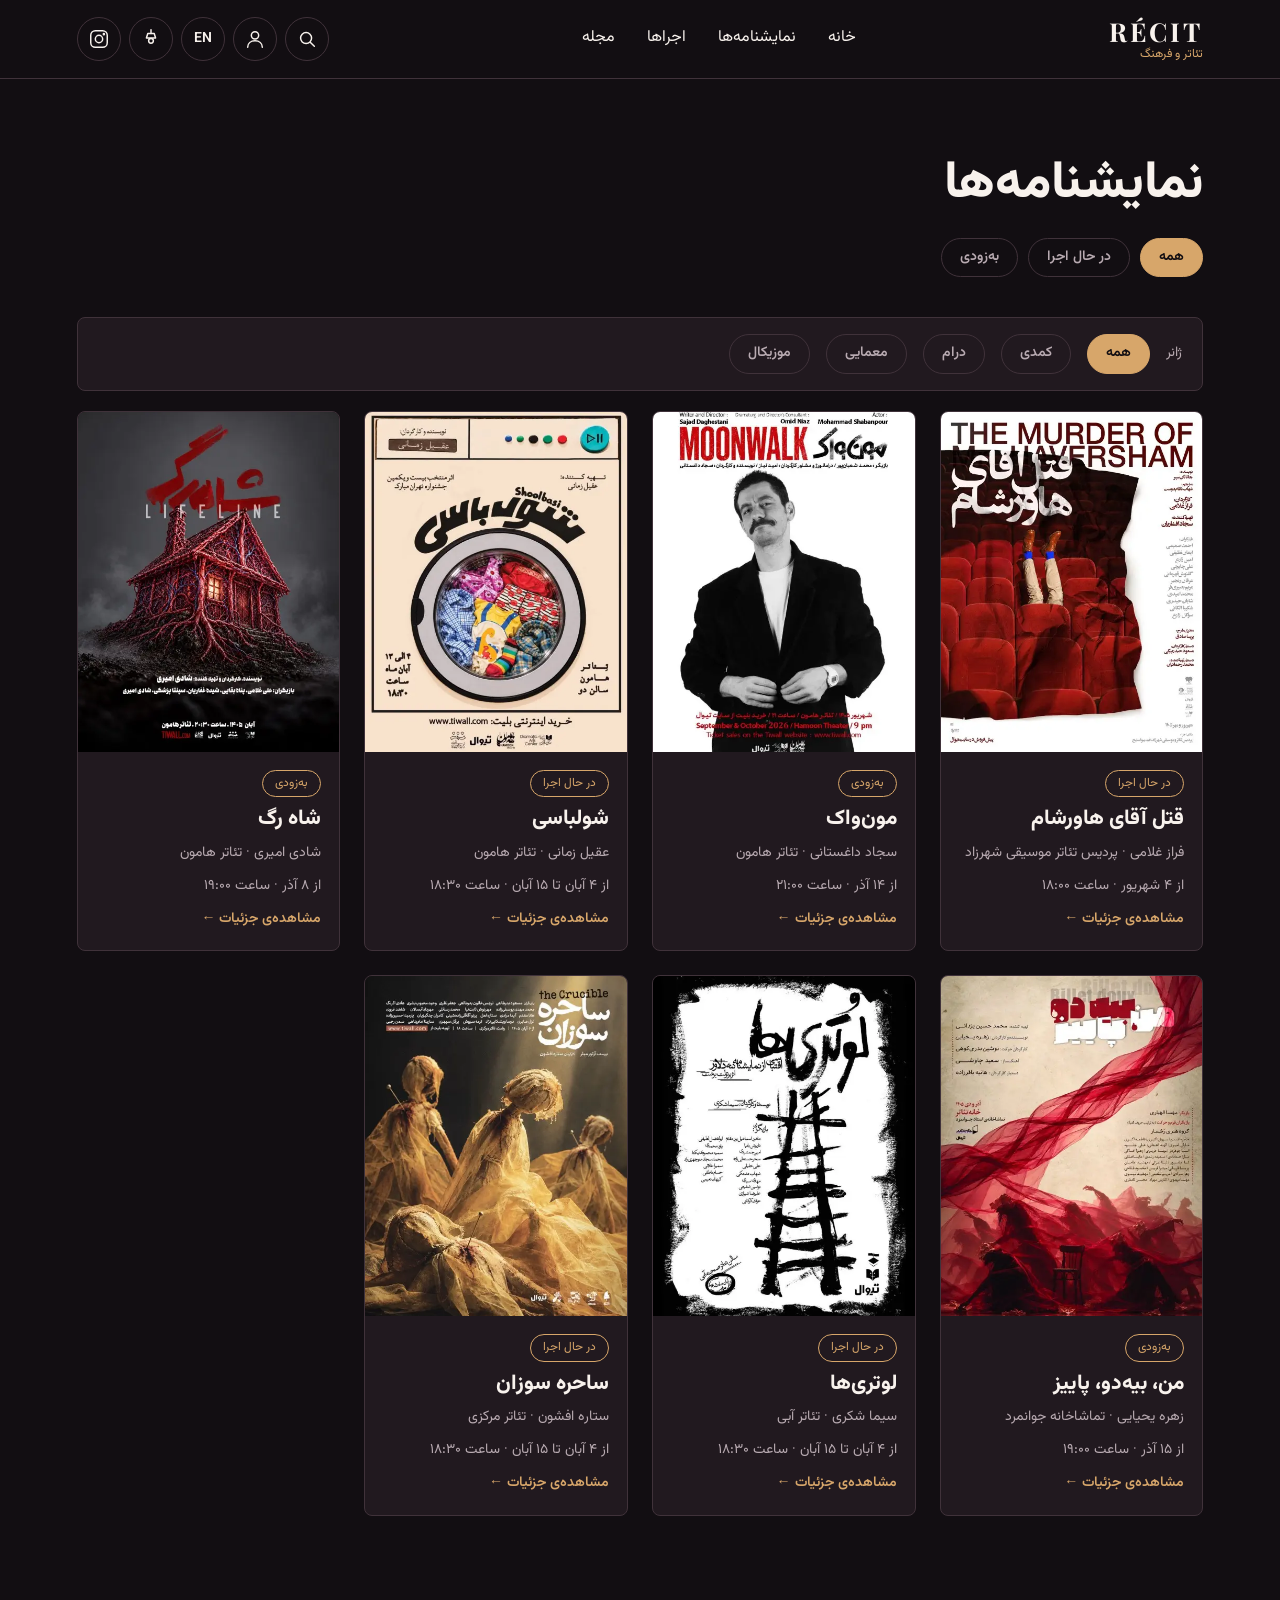
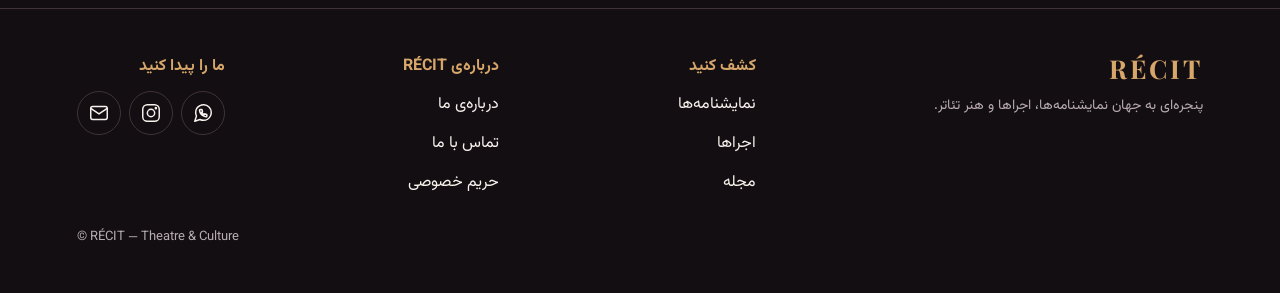
<file: pages/performances.html>
<!DOCTYPE html>
<html lang="fa" dir="rtl">

<head>
    <meta charset="UTF-8">
    <meta name="viewport" content="width=device-width, initial-scale=1.0">
    <link rel="stylesheet" href="../css/style.css">
    <link rel="stylesheet"
        href="https://fonts.googleapis.com/css2?family=Vazirmatn:wght@400;600;800&family=Playfair+Display:wght@600;800&family=Inter:wght@400;600&display=swap">
    <link rel="shortcut icon" href="../assets/icons/favicon.ico" type="image/x-icon">
    <title>RÉCIT</title>
</head>

<body>
    <header class="wrap">
        <a href="../index.html" class="logo"><b>RÉCIT</b><span data-i18n="sub"></span></a>
        <nav><a href="../index.html" data-i18n="n0"></a><a href="plays.html" data-i18n="n1"></a><a
                href="performances.html" data-i18n="n2"></a><a href="journal.html" data-i18n="n3"></a></nav>
        <div class="tools">
            <button class="ib" type="button" id="search"><svg viewBox="0 0 24 24" aria-hidden="true">
                    <circle cx="11" cy="11" r="6" />
                    <path d="M20 20l-4.2-4.2" />
                </svg></button>
            <button class="ib" type="button" id="auth-open"><svg viewBox="0 0 24 24" aria-hidden="true">
                    <circle cx="12" cy="8" r="4" />
                    <path d="M4 21c0-4.4 3.6-7 8-7s8 2.6 8 7" />
                </svg></button>
            <button class="ib" type="button" id="lang"></button>
            <button class="ib lamp" type="button" id="theme" aria-pressed="false"><svg viewBox="0 0 24 24"
                    aria-hidden="true">
                    <path d="M12 2v4" />
                    <path d="M7 11l1.5-5h7L17 11z" />
                    <circle class="bulb" cx="12" cy="14" r="2.6" />
                    <g class="rays">
                        <path d="M5 18l-1.6 1.2M19 18l1.6 1.2M12 19.5V22" />
                    </g>
                </svg></button>
            <a class="ib" href="https://www.instagram.com/" target="_blank" rel="noopener" aria-label="Instagram"><svg
                    viewBox="0 0 24 24" aria-hidden="true">
                    <rect x="3" y="3" width="18" height="18" rx="5" />
                    <circle cx="12" cy="12" r="4" />
                    <circle cx="17.3" cy="6.7" r=".6" fill="currentColor" />
                </svg></a>
        </div>
    </header>
    <main class="page wide wrap" data-section="performances">
        <h1 class="hd" data-i18n="n1"></h1>
        <div class="filters" id="filters"></div>
        <div class="filters" id="filters"></div>
        <div class="filter-box" id="filter-box"></div>
        <div class="grid" id="list"></div>
        <div class="grid" id="list"></div>

    </main>


    <footer>
        <div class="wrap">
            <div class="fg">
                <div class="fc brand"><a href="../index.html" class="logo"><b>RÉCIT</b></a><span class="mu"
                        data-i18n="tag"></span>
                </div>
                <div class="fc"><b data-i18n="f1"></b><a href="plays.html" data-i18n="n1"></a><a
                        href="performances.html" data-i18n="n2"></a><a href="journal.html" data-i18n="n3"></a></div>
                <div class="fc"><b data-i18n="f2"></b><a href="about.html" data-i18n="a1"></a><a href="contact.html"
                        data-i18n="a2"></a><a href="privacy.html" data-i18n="a3"></a>
                </div>
                <div class="fc"><b data-i18n="f3"></b>
                    <div class="social">
                        <a class="ib" href="https://wa.me/989000900786" target="_blank" rel="noopener"
                            data-i18n-tip="ctWa">
                            <svg viewBox="0 0 24 24" aria-hidden="true">
                                <path
                                    d="M21 11.5a8.38 8.38 0 0 1-.9 3.8 8.5 8.5 0 0 1-7.6 4.7 8.38 8.38 0 0 1-3.8-.9L3 21l1.9-5.7a8.38 8.38 0 0 1-.9-3.8 8.5 8.5 0 0 1 4.7-7.6 8.38 8.38 0 0 1 3.8-.9h.5a8.48 8.48 0 0 1 8 8v.5z" />
                                <path vector-effect="non-scaling-stroke" transform="translate(7.4 7.4) scale(.4)"
                                    d="M22 16.92v3a2 2 0 0 1-2.18 2 19.79 19.79 0 0 1-8.63-3.07 19.5 19.5 0 0 1-6-6 19.79 19.79 0 0 1-3.07-8.67A2 2 0 0 1 4.11 2h3a2 2 0 0 1 2 1.72 12.84 12.84 0 0 0 .7 2.81 2 2 0 0 1-.45 2.11L8.09 9.91a16 16 0 0 0 6 6l1.27-1.27a2 2 0 0 1 2.11-.45 12.84 12.84 0 0 0 2.81.7A2 2 0 0 1 22 16.92z" />
                            </svg>
                        </a>
                        <a class="ib" href="https://www.instagram.com/mina.building" target="_blank" rel="noopener"
                            data-i18n-tip="ctIg">
                            <svg viewBox="0 0 24 24" aria-hidden="true">
                                <rect x="3" y="3" width="18" height="18" rx="5" />
                                <circle cx="12" cy="12" r="4" />
                                <circle cx="17.3" cy="6.7" r=".6" fill="currentColor" />
                            </svg>
                        </a>
                        <a class="ib" href="mailto:kalatehmina@yahoo.com" data-i18n-tip="ctEm">
                            <svg viewBox="0 0 24 24" aria-hidden="true">
                                <rect x="3" y="5" width="18" height="14" rx="2" />
                                <path d="M3 7l9 6 9-6" />
                            </svg>
                        </a>
                    </div>
                </div>
            </div>
            <div class="cp">© RÉCIT — Theatre &amp; Culture</div>
        </div>
    </footer>

    <dialog class="auth" id="auth" aria-labelledby="auth-tabs">
        <div class="auth-curtain l" aria-hidden="true"></div>
        <div class="auth-curtain r" aria-hidden="true"></div>

        <button class="ib auth-close" type="button" id="auth-close">
            <svg viewBox="0 0 24 24" aria-hidden="true">
                <path d="M6 6l12 12M18 6L6 18" />
            </svg>
        </button>
        <div class="auth-tabs" id="auth-tabs">
            <button class="auth-tab" type="button" data-mode="login" aria-selected="true"
                data-i18n="authLogin"></button>
            <button class="auth-tab" type="button" data-mode="signup" aria-selected="false"
                data-i18n="authSignup"></button>
        </div>
        <form class="auth-form" id="auth-form" data-mode="login">
            <label class="only-signup"><span data-i18n="authName"></span>
                <input type="text" id="auth-name" name="name" autocomplete="name">
            </label>
            <label><span data-i18n="authEmail"></span>
                <input type="email" name="email" autocomplete="email" required>
            </label>
            <label><span data-i18n="authPass"></span>
                <input type="password" id="auth-pass" name="password" minlength="8" required>
            </label>
            <button class="btn only-login" type="submit" data-i18n="authGo1"></button>
            <button class="btn only-signup" type="submit" data-i18n="authGo2"></button>
            <p class="auth-note" id="auth-note" aria-live="polite"></p>
        </form>
    </dialog>

    <script src="../js/i18n.js"></script>
    <script src="../js/common.js"></script>
    <script src="../js/data.js"></script>
    <script src="../js/listing.js"></script>
</body>

</html>
</file>
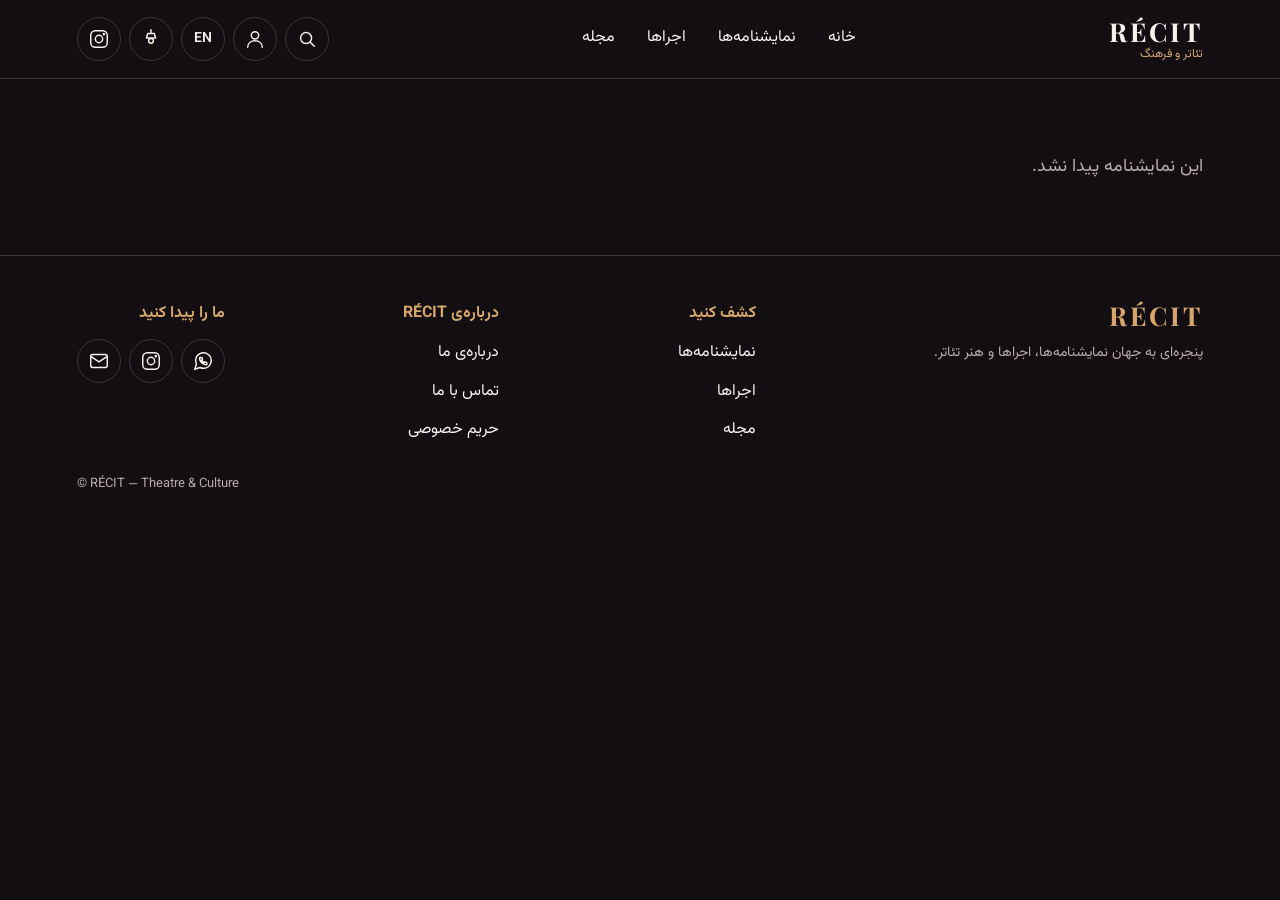
<file: pages/play.html>
<!DOCTYPE html>
<html lang="fa" dir="rtl">

<head>
    <meta charset="UTF-8">
    <meta name="viewport" content="width=device-width, initial-scale=1.0">
    <link rel="stylesheet" href="../css/style.css">
    <link rel="stylesheet"
        href="https://fonts.googleapis.com/css2?family=Vazirmatn:wght@400;600;800&family=Playfair+Display:wght@600;800&family=Inter:wght@400;600&display=swap">
    <link rel="shortcut icon" href="../assets/icons/favicon.ico" type="image/x-icon">
    <title>RÉCIT</title>
</head>

<body>
    <header class="wrap">
        <a href="../index.html" class="logo"><b>RÉCIT</b><span data-i18n="sub"></span></a>
        <nav><a href="../index.html" data-i18n="n0"></a><a href="plays.html" data-i18n="n1"></a><a
                href="performances.html" data-i18n="n2"></a><a href="journal.html" data-i18n="n3"></a></nav>
        <div class="tools">
            <button class="ib" type="button" id="search"><svg viewBox="0 0 24 24" aria-hidden="true">
                    <circle cx="11" cy="11" r="6" />
                    <path d="M20 20l-4.2-4.2" />
                </svg></button>
            <button class="ib" type="button" id="auth-open"><svg viewBox="0 0 24 24" aria-hidden="true">
                    <circle cx="12" cy="8" r="4" />
                    <path d="M4 21c0-4.4 3.6-7 8-7s8 2.6 8 7" />
                </svg></button>
            <button class="ib" type="button" id="lang"></button>
            <button class="ib lamp" type="button" id="theme" aria-pressed="false"><svg viewBox="0 0 24 24"
                    aria-hidden="true">
                    <path d="M12 2v4" />
                    <path d="M7 11l1.5-5h7L17 11z" />
                    <circle class="bulb" cx="12" cy="14" r="2.6" />
                    <g class="rays">
                        <path d="M5 18l-1.6 1.2M19 18l1.6 1.2M12 19.5V22" />
                    </g>
                </svg></button>
            <a class="ib" href="https://www.instagram.com/" target="_blank" rel="noopener" aria-label="Instagram"><svg
                    viewBox="0 0 24 24" aria-hidden="true">
                    <rect x="3" y="3" width="18" height="18" rx="5" />
                    <circle cx="12" cy="12" r="4" />
                    <circle cx="17.3" cy="6.7" r=".6" fill="currentColor" />
                </svg></a>
        </div>
    </header>
    <main class="page wide wrap" id="detail"></main>
    <footer>
        <div class="wrap">
            <div class="fg">
                <div class="fc brand"><a href="../index.html" class="logo"><b>RÉCIT</b></a><span class="mu"
                        data-i18n="tag"></span>
                </div>
                <div class="fc"><b data-i18n="f1"></b><a href="plays.html" data-i18n="n1"></a><a
                        href="performances.html" data-i18n="n2"></a><a href="journal.html" data-i18n="n3"></a></div>
                <div class="fc"><b data-i18n="f2"></b><a href="about.html" data-i18n="a1"></a><a href="contact.html"
                        data-i18n="a2"></a><a href="privacy.html" data-i18n="a3"></a>
                </div>
                <div class="fc"><b data-i18n="f3"></b>
                    <div class="social">
                        <a class="ib" href="https://wa.me/989000900786" target="_blank" rel="noopener"
                            data-i18n-tip="ctWa">
                            <svg viewBox="0 0 24 24" aria-hidden="true">
                                <path
                                    d="M21 11.5a8.38 8.38 0 0 1-.9 3.8 8.5 8.5 0 0 1-7.6 4.7 8.38 8.38 0 0 1-3.8-.9L3 21l1.9-5.7a8.38 8.38 0 0 1-.9-3.8 8.5 8.5 0 0 1 4.7-7.6 8.38 8.38 0 0 1 3.8-.9h.5a8.48 8.48 0 0 1 8 8v.5z" />
                                <path vector-effect="non-scaling-stroke" transform="translate(7.4 7.4) scale(.4)"
                                    d="M22 16.92v3a2 2 0 0 1-2.18 2 19.79 19.79 0 0 1-8.63-3.07 19.5 19.5 0 0 1-6-6 19.79 19.79 0 0 1-3.07-8.67A2 2 0 0 1 4.11 2h3a2 2 0 0 1 2 1.72 12.84 12.84 0 0 0 .7 2.81 2 2 0 0 1-.45 2.11L8.09 9.91a16 16 0 0 0 6 6l1.27-1.27a2 2 0 0 1 2.11-.45 12.84 12.84 0 0 0 2.81.7A2 2 0 0 1 22 16.92z" />
                            </svg>
                        </a>
                        <a class="ib" href="https://www.instagram.com/mina.building" target="_blank" rel="noopener"
                            data-i18n-tip="ctIg">
                            <svg viewBox="0 0 24 24" aria-hidden="true">
                                <rect x="3" y="3" width="18" height="18" rx="5" />
                                <circle cx="12" cy="12" r="4" />
                                <circle cx="17.3" cy="6.7" r=".6" fill="currentColor" />
                            </svg>
                        </a>
                        <a class="ib" href="mailto:kalatehmina@yahoo.com" data-i18n-tip="ctEm">
                            <svg viewBox="0 0 24 24" aria-hidden="true">
                                <rect x="3" y="5" width="18" height="14" rx="2" />
                                <path d="M3 7l9 6 9-6" />
                            </svg>
                        </a>
                    </div>
                </div>
            </div>
            <div class="cp">© RÉCIT — Theatre &amp; Culture</div>
        </div>
    </footer>

    <dialog class="auth" id="auth" aria-labelledby="auth-tabs">
        <div class="auth-curtain l" aria-hidden="true"></div>
        <div class="auth-curtain r" aria-hidden="true"></div>

        <button class="ib auth-close" type="button" id="auth-close">
            <svg viewBox="0 0 24 24" aria-hidden="true">
                <path d="M6 6l12 12M18 6L6 18" />
            </svg>
        </button>
        <div class="auth-tabs" id="auth-tabs">
            <button class="auth-tab" type="button" data-mode="login" aria-selected="true"
                data-i18n="authLogin"></button>
            <button class="auth-tab" type="button" data-mode="signup" aria-selected="false"
                data-i18n="authSignup"></button>
        </div>
        <form class="auth-form" id="auth-form" data-mode="login">
            <label class="only-signup"><span data-i18n="authName"></span>
                <input type="text" id="auth-name" name="name" autocomplete="name">
            </label>
            <label><span data-i18n="authEmail"></span>
                <input type="email" name="email" autocomplete="email" required>
            </label>
            <label><span data-i18n="authPass"></span>
                <input type="password" id="auth-pass" name="password" minlength="8" required>
            </label>
            <button class="btn only-login" type="submit" data-i18n="authGo1"></button>
            <button class="btn only-signup" type="submit" data-i18n="authGo2"></button>
            <p class="auth-note" id="auth-note" aria-live="polite"></p>
        </form>
    </dialog>

    <script src="../js/i18n.js"></script>
    <script src="../js/common.js"></script>
    <script src="../js/data.js"></script>
    <script src="../js/play.js"></script>
</body>

</html>
</file>
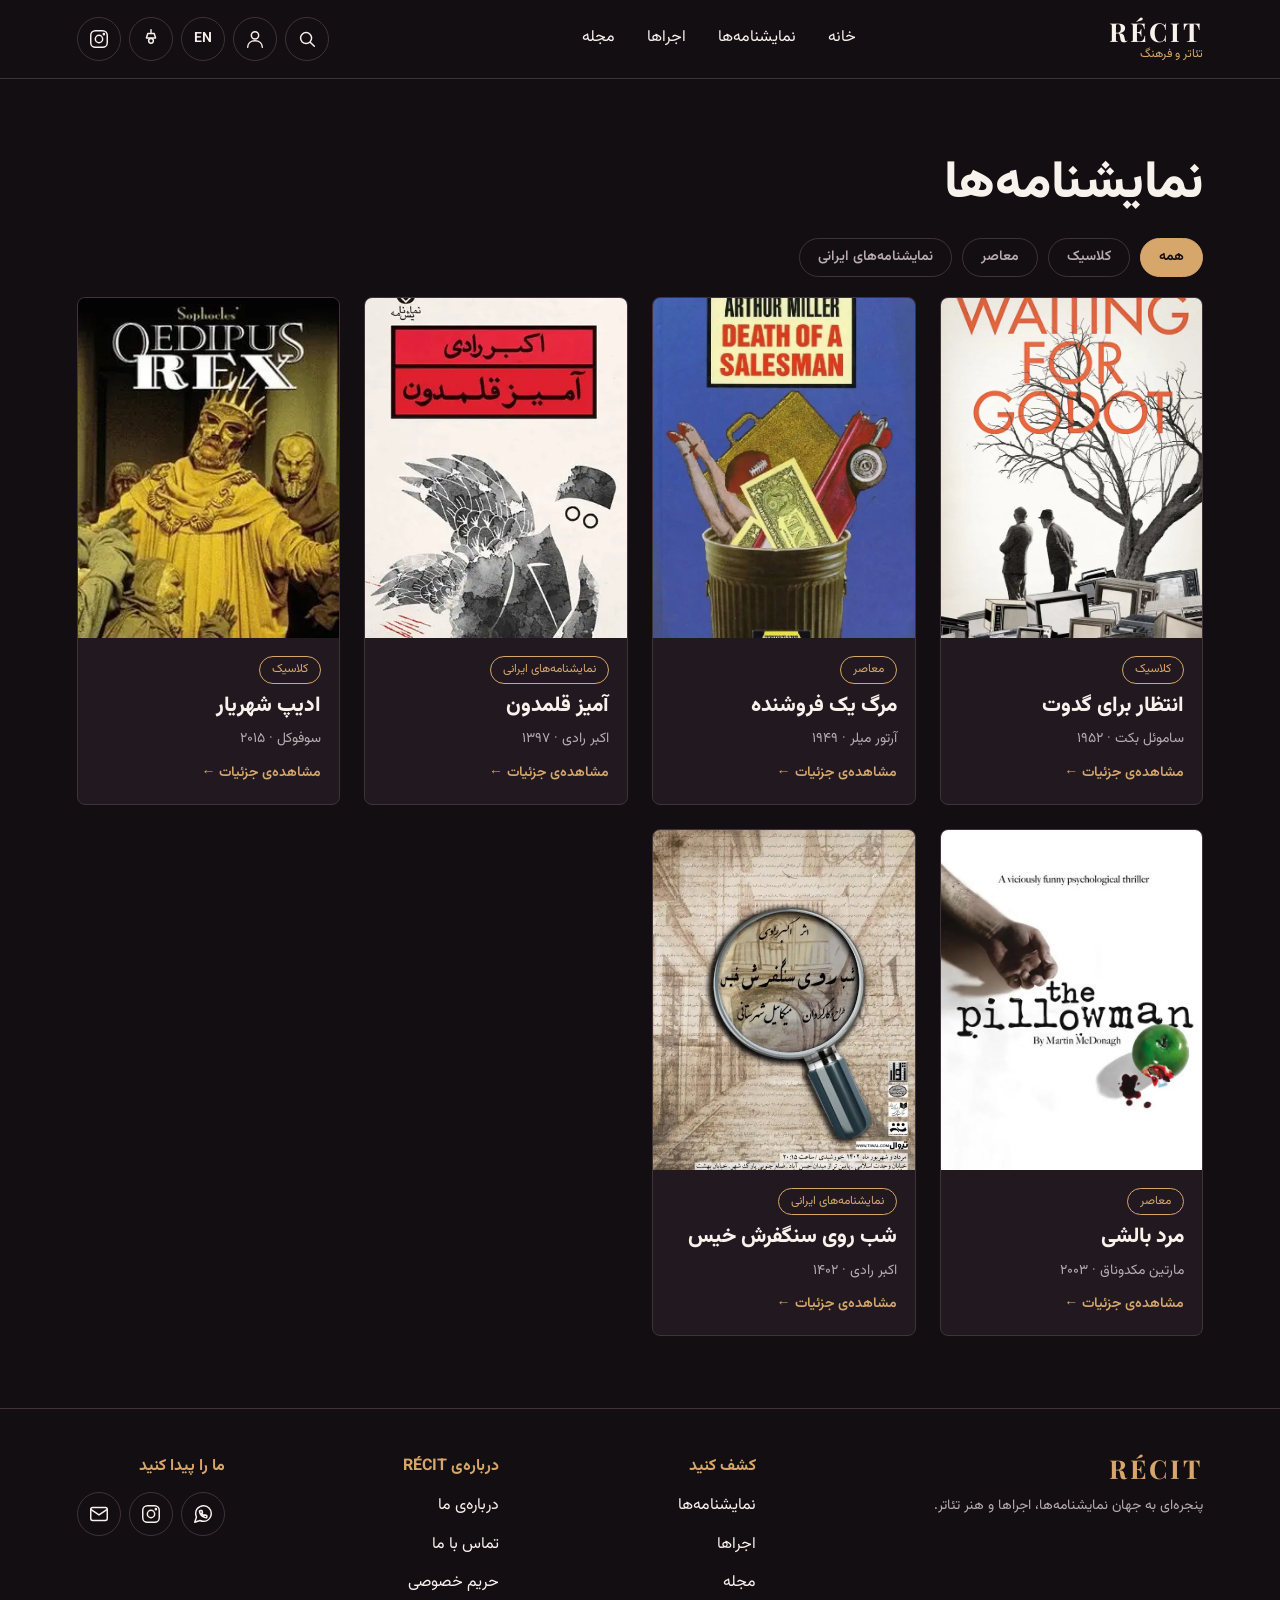
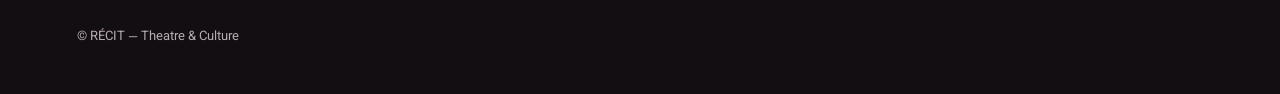
<file: pages/plays.html>
<!DOCTYPE html>
<html lang="fa" dir="rtl">

<head>
    <meta charset="UTF-8">
    <meta name="viewport" content="width=device-width, initial-scale=1.0">
    <link rel="stylesheet" href="../css/style.css">
    <link rel="stylesheet"
        href="https://fonts.googleapis.com/css2?family=Vazirmatn:wght@400;600;800&family=Playfair+Display:wght@600;800&family=Inter:wght@400;600&display=swap">
    <link rel="shortcut icon" href="../assets/icons/favicon.ico" type="image/x-icon">
    <title>RÉCIT</title>
</head>

<body>
    <header class="wrap">
        <a href="../index.html" class="logo"><b>RÉCIT</b><span data-i18n="sub"></span></a>
        <nav><a href="../index.html" data-i18n="n0"></a><a href="plays.html" data-i18n="n1"></a><a
                href="performances.html" data-i18n="n2"></a><a href="journal.html" data-i18n="n3"></a></nav>
        <div class="tools">
            <button class="ib" type="button" id="search"><svg viewBox="0 0 24 24" aria-hidden="true">
                    <circle cx="11" cy="11" r="6" />
                    <path d="M20 20l-4.2-4.2" />
                </svg></button>
            <button class="ib" type="button" id="auth-open"><svg viewBox="0 0 24 24" aria-hidden="true">
                    <circle cx="12" cy="8" r="4" />
                    <path d="M4 21c0-4.4 3.6-7 8-7s8 2.6 8 7" />
                </svg></button>
            <button class="ib" type="button" id="lang"></button>
            <button class="ib lamp" type="button" id="theme" aria-pressed="false"><svg viewBox="0 0 24 24"
                    aria-hidden="true">
                    <path d="M12 2v4" />
                    <path d="M7 11l1.5-5h7L17 11z" />
                    <circle class="bulb" cx="12" cy="14" r="2.6" />
                    <g class="rays">
                        <path d="M5 18l-1.6 1.2M19 18l1.6 1.2M12 19.5V22" />
                    </g>
                </svg></button>
            <a class="ib" href="https://www.instagram.com/" target="_blank" rel="noopener" aria-label="Instagram"><svg
                    viewBox="0 0 24 24" aria-hidden="true">
                    <rect x="3" y="3" width="18" height="18" rx="5" />
                    <circle cx="12" cy="12" r="4" />
                    <circle cx="17.3" cy="6.7" r=".6" fill="currentColor" />
                </svg></a>
        </div>
    </header>

    <main class="page wide wrap" data-section="plays">
        <h1 class="hd" data-i18n="n1"></h1>
        <div class="filters" id="filters"></div>
        <div class="grid" id="list"></div>

    </main>


    <footer>
        <div class="wrap">
            <div class="fg">
                <div class="fc brand"><a href="../index.html" class="logo"><b>RÉCIT</b></a><span class="mu"
                        data-i18n="tag"></span>
                </div>
                <div class="fc"><b data-i18n="f1"></b><a href="plays.html" data-i18n="n1"></a><a
                        href="performances.html" data-i18n="n2"></a><a href="journal.html" data-i18n="n3"></a></div>
                <div class="fc"><b data-i18n="f2"></b><a href="about.html" data-i18n="a1"></a><a href="contact.html"
                        data-i18n="a2"></a><a href="privacy.html" data-i18n="a3"></a>
                </div>
                <div class="fc"><b data-i18n="f3"></b>
                    <div class="social">
                        <a class="ib" href="https://wa.me/989000900786" target="_blank" rel="noopener"
                            data-i18n-tip="ctWa">
                            <svg viewBox="0 0 24 24" aria-hidden="true">
                                <path
                                    d="M21 11.5a8.38 8.38 0 0 1-.9 3.8 8.5 8.5 0 0 1-7.6 4.7 8.38 8.38 0 0 1-3.8-.9L3 21l1.9-5.7a8.38 8.38 0 0 1-.9-3.8 8.5 8.5 0 0 1 4.7-7.6 8.38 8.38 0 0 1 3.8-.9h.5a8.48 8.48 0 0 1 8 8v.5z" />
                                <path vector-effect="non-scaling-stroke" transform="translate(7.4 7.4) scale(.4)"
                                    d="M22 16.92v3a2 2 0 0 1-2.18 2 19.79 19.79 0 0 1-8.63-3.07 19.5 19.5 0 0 1-6-6 19.79 19.79 0 0 1-3.07-8.67A2 2 0 0 1 4.11 2h3a2 2 0 0 1 2 1.72 12.84 12.84 0 0 0 .7 2.81 2 2 0 0 1-.45 2.11L8.09 9.91a16 16 0 0 0 6 6l1.27-1.27a2 2 0 0 1 2.11-.45 12.84 12.84 0 0 0 2.81.7A2 2 0 0 1 22 16.92z" />
                            </svg>
                        </a>
                        <a class="ib" href="https://www.instagram.com/mina.building" target="_blank" rel="noopener"
                            data-i18n-tip="ctIg">
                            <svg viewBox="0 0 24 24" aria-hidden="true">
                                <rect x="3" y="3" width="18" height="18" rx="5" />
                                <circle cx="12" cy="12" r="4" />
                                <circle cx="17.3" cy="6.7" r=".6" fill="currentColor" />
                            </svg>
                        </a>
                        <a class="ib" href="mailto:kalatehmina@yahoo.com" data-i18n-tip="ctEm">
                            <svg viewBox="0 0 24 24" aria-hidden="true">
                                <rect x="3" y="5" width="18" height="14" rx="2" />
                                <path d="M3 7l9 6 9-6" />
                            </svg>
                        </a>
                    </div>
                </div>
            </div>
            <div class="cp">© RÉCIT — Theatre &amp; Culture</div>
        </div>
    </footer>

    <dialog class="auth" id="auth" aria-labelledby="auth-tabs">
        <div class="auth-curtain l" aria-hidden="true"></div>
        <div class="auth-curtain r" aria-hidden="true"></div>

        <button class="ib auth-close" type="button" id="auth-close">
            <svg viewBox="0 0 24 24" aria-hidden="true">
                <path d="M6 6l12 12M18 6L6 18" />
            </svg>
        </button>
        <div class="auth-tabs" id="auth-tabs">
            <button class="auth-tab" type="button" data-mode="login" aria-selected="true"
                data-i18n="authLogin"></button>
            <button class="auth-tab" type="button" data-mode="signup" aria-selected="false"
                data-i18n="authSignup"></button>
        </div>
        <form class="auth-form" id="auth-form" data-mode="login">
            <label class="only-signup"><span data-i18n="authName"></span>
                <input type="text" id="auth-name" name="name" autocomplete="name">
            </label>
            <label><span data-i18n="authEmail"></span>
                <input type="email" name="email" autocomplete="email" required>
            </label>
            <label><span data-i18n="authPass"></span>
                <input type="password" id="auth-pass" name="password" minlength="8" required>
            </label>
            <button class="btn only-login" type="submit" data-i18n="authGo1"></button>
            <button class="btn only-signup" type="submit" data-i18n="authGo2"></button>
            <p class="auth-note" id="auth-note" aria-live="polite"></p>
        </form>
    </dialog>

    <script src="../js/i18n.js"></script>
    <script src="../js/common.js"></script>
    <script src="../js/data.js"></script>
    <script src="../js/listing.js"></script>
</body>

</html>
</file>
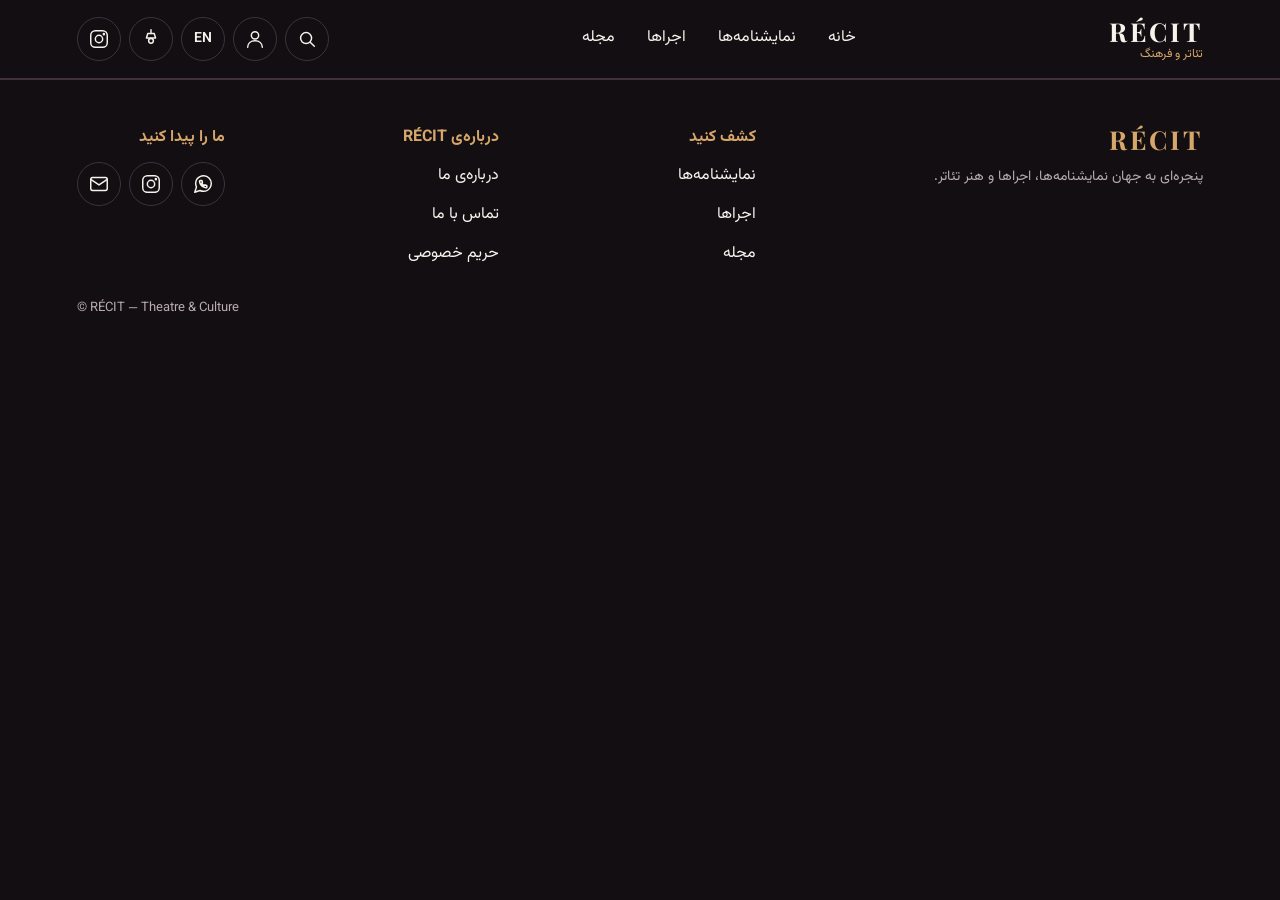
<file: pages/privacy.html>
<!DOCTYPE html>
<html lang="fa" dir="rtl">

<head>
    <meta charset="UTF-8">
    <meta name="viewport" content="width=device-width, initial-scale=1.0">
    <link rel="stylesheet" href="../css/style.css">
    <link rel="stylesheet"
        href="https://fonts.googleapis.com/css2?family=Vazirmatn:wght@400;600;800&family=Playfair+Display:wght@600;800&family=Inter:wght@400;600&display=swap">
    <link rel="shortcut icon" href="../assets/icons/favicon.ico" type="image/x-icon">
    <title>RÉCIT</title>
</head>

<body>
    <header class="wrap">
        <a href="../index.html" class="logo"><b>RÉCIT</b><span data-i18n="sub"></span></a>
        <nav><a href="../index.html" data-i18n="n0"></a><a href="plays.html" data-i18n="n1"></a><a
                href="performances.html" data-i18n="n2"></a><a href="journal.html" data-i18n="n3"></a></nav>
        <div class="tools">
            <button class="ib" type="button" id="search"><svg viewBox="0 0 24 24" aria-hidden="true">
                    <circle cx="11" cy="11" r="6" />
                    <path d="M20 20l-4.2-4.2" />
                </svg></button>
            <button class="ib" type="button" id="auth-open"><svg viewBox="0 0 24 24" aria-hidden="true">
                    <circle cx="12" cy="8" r="4" />
                    <path d="M4 21c0-4.4 3.6-7 8-7s8 2.6 8 7" />
                </svg></button>
            <button class="ib" type="button" id="lang"></button>
            <button class="ib lamp" type="button" id="theme" aria-pressed="false"><svg viewBox="0 0 24 24"
                    aria-hidden="true">
                    <path d="M12 2v4" />
                    <path d="M7 11l1.5-5h7L17 11z" />
                    <circle class="bulb" cx="12" cy="14" r="2.6" />
                    <g class="rays">
                        <path d="M5 18l-1.6 1.2M19 18l1.6 1.2M12 19.5V22" />
                    </g>
                </svg></button>
            <a class="ib" href="https://www.instagram.com/" target="_blank" rel="noopener" aria-label="Instagram"><svg
                    viewBox="0 0 24 24" aria-hidden="true">
                    <rect x="3" y="3" width="18" height="18" rx="5" />
                    <circle cx="12" cy="12" r="4" />
                    <circle cx="17.3" cy="6.7" r=".6" fill="currentColor" />
                </svg></a>
        </div>
    </header>

    <footer>
        <div class="wrap">
            <div class="fg">
                <div class="fc brand"><a href="../index.html" class="logo"><b>RÉCIT</b></a><span class="mu"
                        data-i18n="tag"></span>
                </div>
                <div class="fc"><b data-i18n="f1"></b><a href="plays.html" data-i18n="n1"></a><a
                        href="performances.html" data-i18n="n2"></a><a href="journal.html"
                        data-i18n="n3"></a></div>
                <div class="fc"><b data-i18n="f2"></b><a href="about.html" data-i18n="a1"></a><a href="contact.html"
                        data-i18n="a2"></a><a href="privacy.html" data-i18n="a3"></a></div>
                <div class="fc"><b data-i18n="f3"></b>
                    <div class="social">
                        <a class="ib" href="https://wa.me/989000900786" target="_blank" rel="noopener"
                            data-i18n-tip="ctWa">
                            <svg viewBox="0 0 24 24" aria-hidden="true">
                                <path
                                    d="M21 11.5a8.38 8.38 0 0 1-.9 3.8 8.5 8.5 0 0 1-7.6 4.7 8.38 8.38 0 0 1-3.8-.9L3 21l1.9-5.7a8.38 8.38 0 0 1-.9-3.8 8.5 8.5 0 0 1 4.7-7.6 8.38 8.38 0 0 1 3.8-.9h.5a8.48 8.48 0 0 1 8 8v.5z" />
                                <path vector-effect="non-scaling-stroke" transform="translate(7.4 7.4) scale(.4)"
                                    d="M22 16.92v3a2 2 0 0 1-2.18 2 19.79 19.79 0 0 1-8.63-3.07 19.5 19.5 0 0 1-6-6 19.79 19.79 0 0 1-3.07-8.67A2 2 0 0 1 4.11 2h3a2 2 0 0 1 2 1.72 12.84 12.84 0 0 0 .7 2.81 2 2 0 0 1-.45 2.11L8.09 9.91a16 16 0 0 0 6 6l1.27-1.27a2 2 0 0 1 2.11-.45 12.84 12.84 0 0 0 2.81.7A2 2 0 0 1 22 16.92z" />
                            </svg>
                        </a>
                        <a class="ib" href="https://www.instagram.com/mina.building" target="_blank" rel="noopener"
                            data-i18n-tip="ctIg">
                            <svg viewBox="0 0 24 24" aria-hidden="true">
                                <rect x="3" y="3" width="18" height="18" rx="5" />
                                <circle cx="12" cy="12" r="4" />
                                <circle cx="17.3" cy="6.7" r=".6" fill="currentColor" />
                            </svg>
                        </a>
                        <a class="ib" href="mailto:kalatehmina@yahoo.com" data-i18n-tip="ctEm">
                            <svg viewBox="0 0 24 24" aria-hidden="true">
                                <rect x="3" y="5" width="18" height="14" rx="2" />
                                <path d="M3 7l9 6 9-6" />
                            </svg>
                        </a>
                    </div>
                </div>
            </div>
            <div class="cp">© RÉCIT — Theatre &amp; Culture</div>
        </div>
    </footer>

    <dialog class="auth" id="auth" aria-labelledby="auth-tabs">
        <div class="auth-curtain l" aria-hidden="true"></div>
        <div class="auth-curtain r" aria-hidden="true"></div>

        <button class="ib auth-close" type="button" id="auth-close">
            <svg viewBox="0 0 24 24" aria-hidden="true">
                <path d="M6 6l12 12M18 6L6 18" />
            </svg>
        </button>
        <div class="auth-tabs" id="auth-tabs">
            <button class="auth-tab" type="button" data-mode="login" aria-selected="true"
                data-i18n="authLogin"></button>
            <button class="auth-tab" type="button" data-mode="signup" aria-selected="false"
                data-i18n="authSignup"></button>
        </div>
        <form class="auth-form" id="auth-form" data-mode="login">
            <label class="only-signup"><span data-i18n="authName"></span>
                <input type="text" id="auth-name" name="name" autocomplete="name">
            </label>
            <label><span data-i18n="authEmail"></span>
                <input type="email" name="email" autocomplete="email" required>
            </label>
            <label><span data-i18n="authPass"></span>
                <input type="password" id="auth-pass" name="password" minlength="8" required>
            </label>
            <button class="btn only-login" type="submit" data-i18n="authGo1"></button>
            <button class="btn only-signup" type="submit" data-i18n="authGo2"></button>
            <p class="auth-note" id="auth-note" aria-live="polite"></p>
        </form>
    </dialog>

    <script src="../js/i18n.js"></script>
    <script src="../js/common.js"></script>
</body>

</html>
</file>
<file: css/style.css>
:root,
[data-theme="dark"] {
    color-scheme: dark;
    --bg: #120E12;
    --alt: #1A1318;
    --surface: #21191F;
    --text: #F8F2ED;
    --muted: #B8AAB1;
    --line: #40323A;
    --brand: #D45A76;
    --gold: #D7A66A;
    --ph: #3A1522;
    --btn: #6D1028;
    --btnfg: #F8F2ED
}

[data-theme="light"] {
    color-scheme: light;
    --bg: #F4EFE8;
    --alt: #EBE3DA;
    --surface: #FFFFFF;
    --text: #211B1D;
    --muted: #71666B;
    --line: #E2D8D1;
    --brand: #831B37;
    --gold: #87551F;
    --ph: #E9DCD3;
    --btn: #831B37;
    --btnfg: #F4EFE8
}

* {
    box-sizing: border-box
}

body {
    margin: 0;
    background: var(--bg);
    color: var(--text);
    line-height: 1.8;
    font-family: Vazirmatn, Tahoma, sans-serif;
    transition: background .9s ease, color .9s ease
}

html[lang="en"] body {
    font-family: Inter, sans-serif;
    line-height: 1.6
}

.hd {
    font-weight: 800;
    line-height: 1.3
}

html[lang="en"] .hd {
    font-family: "Playfair Display", serif;
    line-height: 1.15
}

button.btn {
    font: inherit;
    font-weight: 600;
    cursor: pointer
}


.auth {
    width: min(420px, calc(100% - 32px));
    max-height: calc(100dvh - 32px);
    padding: 24px 28px 28px;
    background: color-mix(in srgb, var(--surface) 70%, transparent);
    -webkit-backdrop-filter: blur(18px);
    backdrop-filter: blur(18px);
    color: var(--text);
    border: 1px solid var(--gold);
    border-radius: 8px;
    box-shadow: 0 24px 60px rgba(0, 0, 0, .45)
}

.auth::backdrop {
    background: rgba(18, 14, 18, .5);
    -webkit-backdrop-filter: blur(8px);
    backdrop-filter: blur(8px)
}

.auth .auth-close {
    position: absolute;
    top: 20px;
    inset-inline-end: 20px;
    width: 36px;
    height: 36px
}

.auth {
    overflow-x: hidden
}

.auth .auth-close {
    z-index: 3
}

.auth-curtain {
    position: absolute;
    top: 0;
    bottom: 0;
    width: 50%;
    z-index: 2;
    background:
        repeating-linear-gradient(90deg, rgba(0, 0, 0, .28) 0 10px, rgba(255, 255, 255, .05) 10px 20px, transparent 20px 34px),
        linear-gradient(#7a1230, #4a0a1c);
    transition: transform 1.1s cubic-bezier(.7, 0, .2, 1) .25s
}

.auth-curtain.l {
    left: 0;
    border-right: 2px solid var(--gold)
}

.auth-curtain.r {
    right: 0;
    border-left: 2px solid var(--gold)
}

.auth.open .auth-curtain.l {
    transform: translateX(-101%)
}

.auth.open .auth-curtain.r {
    transform: translateX(101%)
}

.auth-tabs,
.auth-form {
    opacity: 0;
    transition: opacity .6s ease .7s
}

.auth.open .auth-tabs,
.auth.open .auth-form {
    opacity: 1
}

.auth-tabs {
    display: flex;
    align-items: center;
    gap: 20px;
    min-height: 36px;
    margin-bottom: 20px
}

.auth-tab {
    background: none;
    border: 0;
    border-bottom: 2px solid transparent;
    padding: 4px 0;
    color: var(--muted);
    font: inherit;
    font-weight: 600;
    font-size: 17px;
    cursor: pointer
}

.auth-tab[aria-selected="true"] {
    color: var(--text);
    border-color: var(--gold)
}

.auth-form {
    display: flex;
    flex-direction: column;
    gap: 14px
}

.auth-form label {
    display: flex;
    flex-direction: column;
    gap: 6px;
    font-size: 14px;
    color: var(--muted)
}

.auth-form input {
    padding: 10px 12px;
    background: color-mix(in srgb, var(--bg) 55%, transparent);
    color: var(--text);
    border: 1px solid var(--line);
    border-radius: 6px;
    font: inherit
}

.auth-form .btn {
    width: 100%
}

#auth-form[data-mode="login"] .only-signup,
#auth-form[data-mode="signup"] .only-login {
    display: none
}

.auth-note {
    margin: 0;
    min-height: 1.6em;
    font-size: 13px;
    color: var(--gold)
}

a {
    color: inherit;
    text-decoration: none
}

a:hover {
    color: var(--brand)
}

:focus-visible {
    outline: 2px solid var(--gold);
    outline-offset: 3px
}

.wrap {
    padding-inline: 6%;
    max-width: 1440px;
    margin-inline: auto
}

main.page {
    max-width: 760px;
    padding-block: 72px;
    display: flex;
    flex-direction: column;
    gap: 20px
}

main.page h1 {
    margin: 0;
    font-size: clamp(34px, 5vw, 52px)
}

main.page h2 {
    margin: 24px 0 0;
    font-size: clamp(24px, 3vw, 30px)
}

main.page p {
    margin: 0;
    font-size: 18px;
    color: var(--muted)
}

main.page.wide {
    max-width: 1440px
}

.filters {
    display: flex;
    gap: 10px;
    flex-wrap: wrap
}

.chip {
    padding: 6px 18px;
    background: none;
    color: var(--muted);
    border: 1px solid var(--line);
    border-radius: 99px;
    font: inherit;
    font-size: 14px;
    font-weight: 600;
    cursor: pointer;
    transition: border-color .25s, color .25s
}

.chip:hover {
    border-color: var(--gold);
    color: var(--gold)
}

.chip[aria-pressed="true"] {
    background: var(--gold);
    border-color: var(--gold);
    color: var(--bg)
}

.grid {
    --min: 240px;
    display: grid;
    grid-template-columns: repeat(auto-fill, minmax(var(--min), 1fr));
    gap: 24px
}

main[data-section="performances"] .grid {
    grid-template-columns: repeat(4, 1fr)
}

main[data-section="journal"] .grid {
    --min: 280px
}

main[data-section="performances"] .card {
    flex-direction: column
}

main[data-section="performances"] .poster {
    width: 100%;
    aspect-ratio: 10 / 13
}

.contact-form {
    display: flex;
    flex-direction: column;
    gap: 16px;
    max-width: 560px
}

.contact-form label {
    display: flex;
    flex-direction: column;
    gap: 6px;
    font-size: 14px;
    color: var(--muted)
}

.contact-form input,
.contact-form select,
.contact-form textarea {
    padding: 10px 12px;
    background: var(--surface);
    color: var(--text);
    border: 1px solid var(--line);
    border-radius: 6px;
    font: inherit
}

.contact-form textarea {
    min-height: 140px;
    resize: vertical
}

.contact-form .btn {
    align-self: flex-start
}

.contact-links {
    display: flex;
    gap: 14px;
    flex-wrap: wrap
}

.contact-links .ib {
    width: 56px;
    height: 56px
}

.contact-links .ib svg {
    width: 26px;
    height: 26px
}

header {
    display: flex;
    align-items: center;
    justify-content: space-between;
    gap: 16px;
    flex-wrap: wrap;
    padding-block: 16px;
    border-bottom: 1px solid var(--line);
    position: sticky;
    top: 0;
    z-index: 5;
    background: var(--bg);
    transition: background .9s
}

.logo {
    display: flex;
    flex-direction: column;
    line-height: 1.2
}

.logo b {
    font-family: "Playfair Display", serif;
    font-size: 26px;
    letter-spacing: 3px
}

.logo span {
    font-size: 12px;
    color: var(--gold)
}

nav {
    display: flex;
    gap: 32px;
    flex-wrap: wrap
}

.tools {
    display: flex;
    gap: 8px;
    align-items: center
}

.ib {
    width: 44px;
    height: 44px;
    display: inline-flex;
    align-items: center;
    justify-content: center;
    border: 1px solid var(--line);
    border-radius: 50%;
    background: none;
    color: var(--text);
    cursor: pointer;
    position: relative;
    font: 600 14px Vazirmatn, sans-serif
}

.ib:hover {
    border-color: var(--gold);
    color: var(--gold)
}

.ib svg {
    width: 22px;
    height: 22px;
    fill: none;
    stroke: currentColor;
    stroke-width: 1.6;
    stroke-linecap: round;
    stroke-linejoin: round
}

.ib[data-tip]::after,
.ib[data-tip]::before {
    position: absolute;
    opacity: 0;
    pointer-events: none;
    transform: translateY(-4px);
    transition: opacity .25s ease, transform .25s ease
}

.ib[data-tip]::after {
    content: attr(data-tip);
    top: calc(100% + 12px);
    inset-inline-end: 0;
    white-space: nowrap;
    padding: 6px 14px;
    background: var(--surface);
    color: var(--text);
    border: 1px solid var(--gold);
    border-radius: 6px;
    font: 600 13px/1.6 Vazirmatn, Tahoma, sans-serif;
    box-shadow: 0 8px 24px rgba(0, 0, 0, .35)
}

html[lang="en"] .ib[data-tip]::after {
    font-family: Inter, sans-serif
}

.ib[data-tip]::before {
    content: "";
    top: calc(100% + 7px);
    inset-inline-end: 16px;
    width: 8px;
    height: 8px;
    background: var(--surface);
    border-top: 1px solid var(--gold);
    border-inline-start: 1px solid var(--gold);
    rotate: 45deg;
    z-index: 1
}

.ib[data-tip]:focus-visible::after,
.ib[data-tip]:focus-visible::before {
    opacity: 1;
    transform: none
}

@media (hover: hover) {

    .ib[data-tip]:hover::after,
    .ib[data-tip]:hover::before {
        opacity: 1;
        transform: none
    }
}

.lamp .bulb {
    fill: none;
    transition: fill .6s
}

.lamp .rays {
    opacity: 0;
    transition: opacity .6s
}

[data-theme="light"] .lamp .bulb {
    fill: var(--gold)
}

[data-theme="light"] .lamp .rays {
    opacity: 1
}

.hero {
    display: flex;
    flex-wrap: wrap;
    align-items: center;
    gap: 48px;
    padding-block: 80px
}

.hero .tx {
    flex: 1 1 420px;
    display: flex;
    flex-direction: column;
    gap: 22px
}

.eb {
    color: var(--gold);
    font-weight: 600;
    letter-spacing: 1px
}

.hero h1 {
    margin: 0;
    font-size: clamp(40px, 6vw, 68px)
}

.hero p {
    margin: 0;
    font-size: 18px;
    color: var(--muted);
    max-width: 480px
}

.btns {
    display: flex;
    gap: 14px;
    flex-wrap: wrap
}

.btn {
    padding: 13px 26px;
    border-radius: 6px;
    font-weight: 600;
    background: var(--btn);
    color: var(--btnfg);
    border: 1px solid var(--btn)
}

.btn:hover {
    color: var(--btnfg);
    opacity: .9
}

.btn.o {
    background: none;
    color: var(--text);
    border-color: var(--line)
}

.btn.o:hover {
    color: var(--brand);
    border-color: var(--brand)
}

.ph {
    background: var(--ph);
    display: flex;
    align-items: center;
    justify-content: center;
    color: var(--muted);
    font-size: 13px;
    transition: background .9s
}

.hero .po {
    flex: 1 1 380px;
    border-radius: 8px;
    aspect-ratio: 4 / 5;
    overflow: hidden;
    border: 1px solid var(--line)
}

.hero .po img {
    width: 100%;
    height: 100%;
    object-fit: cover;
    display: block;
}

section.s {
    padding-block: 56px
}

.alt {
    background: var(--alt);
    transition: background .9s
}

.sh {
    display: flex;
    justify-content: space-between;
    align-items: baseline;
    gap: 12px;
    margin-bottom: 24px;
    flex-wrap: wrap
}

.sh h2 {
    margin: 0;
    font-size: clamp(28px, 4vw, 38px)
}

.sh a {
    color: var(--gold);
    font-weight: 600
}

.mu {
    color: var(--muted);
    font-size: 14px
}

.filter-box {
    display: flex;
    gap: 16px;
    flex-wrap: wrap;
    padding: 16px 20px;
    background: var(--surface);
    border: 1px solid var(--line);
    border-radius: 8px
}

.filter-box:empty {
    display: none
}

.filter-box {
    align-items: center
}

.filter-box .fl {
    font-size: 14px;
    color: var(--muted)
}

.card {
    background: var(--surface);
    border: 1px solid var(--line);
    border-radius: 8px;
    overflow: hidden;
    display: flex;
    cursor: pointer;
    transition: border-color .25s, background .9s
}

.card:hover {
    border-color: var(--gold)
}

.card .ph {
    overflow: hidden
}

.card .ph img {
    transition: transform .5s ease
}

.card:hover .ph img,
.card:focus-visible .ph img {
    transform: scale(1.06)
}

.card .more {
    margin-top: auto;
    color: var(--gold);
    font-size: 14px;
    font-weight: 600
}

.card:hover .more,
.card:focus-visible .more {
    text-decoration: underline;
    text-underline-offset: 5px
}

.card.v {
    flex-direction: column
}

.card .bd {
    padding: 18px;
    display: flex;
    flex-direction: column;
    gap: 8px;
    align-items: flex-start
}

.card h3 {
    margin: 0;
    font-size: 21px
}

main.page.wide[data-section="journal"] {
    max-width: 920px
}

main[data-section="journal"] .grid {
    grid-template-columns: 1fr;
    gap: 0
}

.row {
    display: flex;
    gap: 28px;
    align-items: flex-start;
    padding-block: 28px;
    border-bottom: 1px solid var(--line)
}

.row:first-child {
    border-top: 1px solid var(--line)
}

.row .thumb {
    width: 260px;
    flex: none;
    border-radius: 6px;
    overflow: hidden
}

.row .thumb img {
    transition: transform .5s ease
}

.row:hover .thumb img {
    transform: scale(1.05)
}

.row .rb {
    display: flex;
    flex-direction: column;
    gap: 10px
}

.row h3 {
    margin: 0;
    font-size: clamp(22px, 3vw, 30px)
}

.row .more {
    color: var(--gold);
    font-size: 14px;
    font-weight: 600
}



.tag {
    font-size: 12px;
    color: var(--gold);
    border: 1px solid var(--gold);
    padding: 2px 12px;
    border-radius: 99px
}

.ct {
    color: var(--gold);
    font-size: 13px;
    font-weight: 600
}

footer {
    border-top: 1px solid var(--line);
    padding-block: 44px
}

.fg {
    display: flex;
    flex-wrap: wrap;
    justify-content: space-between;
    gap: 32px
}

.fc {
    display: flex;
    flex-direction: column;
    gap: 10px
}

.fc.brand {
    max-width: 300px
}

.fc b {
    color: var(--gold)
}

.social {
    display: flex;
    gap: 8px;
    flex-wrap: wrap
}

.cp {
    margin-top: 28px;
    font-size: 13px;
    color: var(--muted);
    direction: ltr
}

.mq {
    overflow: hidden;
    -webkit-mask-image: linear-gradient(to right, transparent, #000 6%, #000 94%, transparent);
    mask-image: linear-gradient(to right, transparent, #000 6%, #000 94%, transparent)
}

.mq-track {
    display: flex;
    width: max-content;
    animation: mq-ltr 100s linear infinite
}

html[dir="rtl"] .mq-track {
    animation-name: mq-rtl
}

.mq:hover .mq-track,
.mq:focus-within .mq-track {
    animation-play-state: paused
}

.mq .card {
    flex: none;
    margin-inline-end: 24px
}

.cover {
    aspect-ratio: 10 / 13
}

.cover img,
.poster img,
.thumb img {
    width: 100%;
    height: 100%;
    object-fit: cover;
    display: block
}

.poster {
    width: 140px;
    flex: none;
    aspect-ratio: 250 / 379
}

.thumb {
    aspect-ratio: 16 / 9
}

#plays-l .card {
    width: 240px
}

#perf-l .card {
    width: 380px
}

#j-l .card {
    width: 320px
}

.detail {
    display: grid;
    grid-template-columns: minmax(220px, 340px) 1fr;
    gap: 48px;
    align-items: start
}

.detail .cover {
    border-radius: 8px;
    overflow: hidden;
    border: 1px solid var(--line)
}

.di {
    display: flex;
    flex-direction: column;
    gap: 18px;
    align-items: flex-start
}

.di h1 {
    margin: 0;
    font-size: clamp(32px, 4.5vw, 52px)
}

.di p {
    margin: 0
}

.facts {
    margin: 0;
    width: 100%;
    display: flex;
    flex-direction: column
}

.facts div {
    padding-block: 14px;
    border-bottom: 1px solid var(--line)
}

.facts dt {
    color: var(--gold);
    font-size: 13px;
    font-weight: 600
}

.facts dd {
    margin: 0
}

@media (max-width: 760px) {
    .detail {
        grid-template-columns: 1fr
    }
}

@keyframes mq-ltr {
    to {
        transform: translateX(-50%)
    }
}

@keyframes mq-rtl {
    to {
        transform: translateX(50%)
    }
}

@media(max-width:700px) {
    nav {
        order: 3;
        width: 100%;
        justify-content: space-between;
        gap: 8px
    }

    .hero {
        padding-block: 48px
    }
}

.reveal {
    opacity: 0
}

.reveal.show {
    animation: reveal-in .8s ease both
}

.hero .po.reveal.show {
    animation-delay: .15s
}

@keyframes reveal-in {
    from {
        opacity: 0;
        transform: translateY(28px)
    }

    to {
        opacity: 1;
        transform: none
    }
}

@media(prefers-reduced-motion:reduce) {
    * {
        transition: none !important
    }

    .auth-curtain {
        display: none
    }

    .mq {
        overflow-x: auto
    }

    .mq-track {
        animation: none
    }
}

@media (max-width: 1100px) {
    main[data-section="performances"] .grid {
        grid-template-columns: repeat(3, 1fr)
    }
}

@media (max-width: 760px) {
    main[data-section="performances"] .grid {
        grid-template-columns: repeat(2, 1fr)
    }
}

@media (max-width: 440px) {
    main[data-section="performances"] .grid {
        grid-template-columns: 1fr
    }
}

@media (max-width: 640px) {
    .row {
        flex-direction: column
    }

    .row .thumb {
        width: 100%
    }
}

.comments {
    margin-top: 48px;
    padding-top: 32px;
    border-top: 1px solid var(--line);
    display: flex;
    flex-direction: column;
    gap: 24px
}

.comments h2 {
    margin: 0;
    font-size: clamp(24px, 3vw, 30px)
}

.comment-list {
    display: flex;
    flex-direction: column;
    gap: 14px
}

.comment {
    padding: 16px 20px;
    background: var(--surface);
    border: 1px solid var(--line);
    border-radius: 8px
}

.comment .ch {
    display: flex;
    align-items: center;
    gap: 12px;
    flex-wrap: wrap;
    margin-bottom: 6px
}

main.page .comment p {
    font-size: 16px;
    color: var(--text)
}

.gallery {
    display: grid;
    grid-template-columns: repeat(4, 1fr);
    gap: 14px
}

.shot {
    aspect-ratio: 1 / 1;
    border-radius: 12px;
    overflow: hidden;
    border: 1px solid var(--line)
}

.shot img {
    width: 100%;
    height: 100%;
    object-fit: cover;
    display: block;
    transition: transform .5s ease
}

.shot:hover img {
    transform: scale(1.06)
}

.teaser {
    display: flex;
    flex-direction: column;
    gap: 16px
}

.teaser h2 {
    margin: 0;
    font-size: clamp(24px, 3vw, 30px)
}

.video {
    aspect-ratio: 16 / 9;
    border: 1px solid var(--line);
    border-radius: 8px;
    overflow: hidden;
    background: #000
}

.video video,
.video iframe {
    width: 100%;
    height: 100%;
    border: 0;
    display: block
}
</file>
